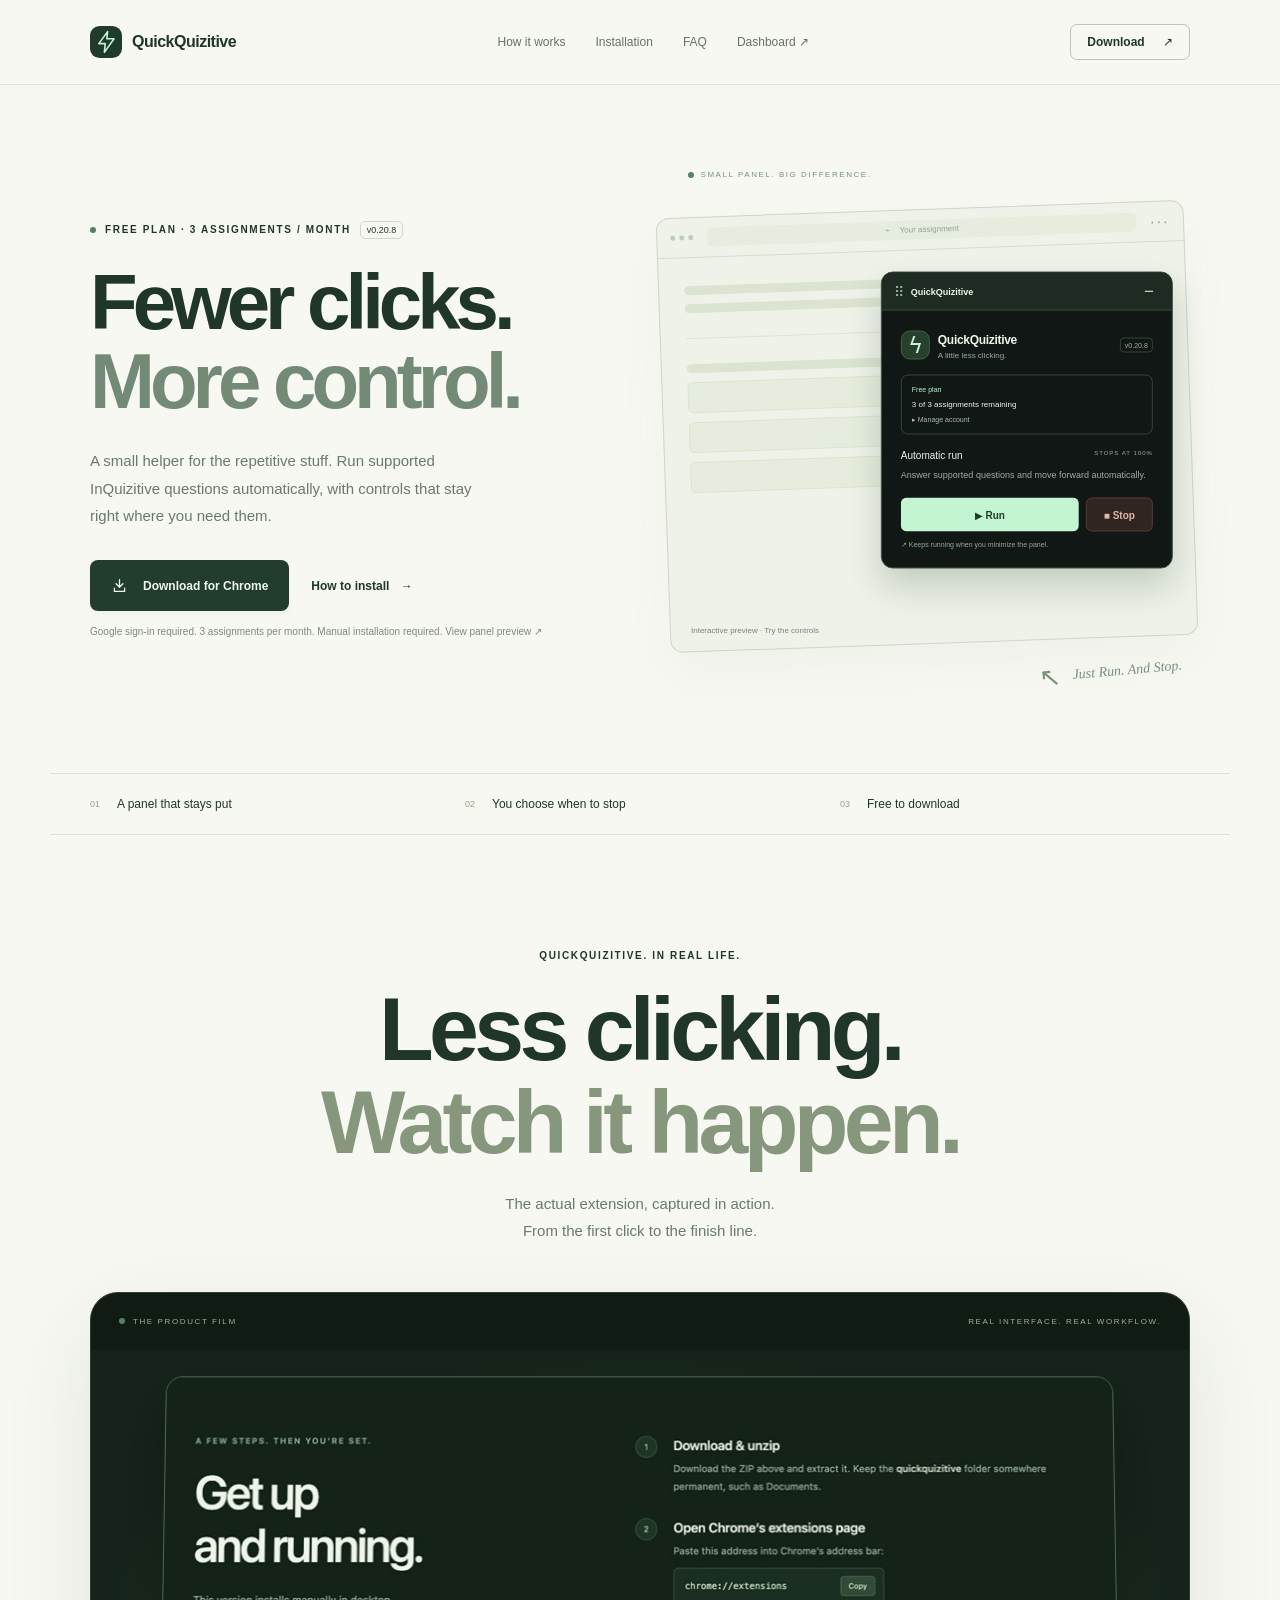
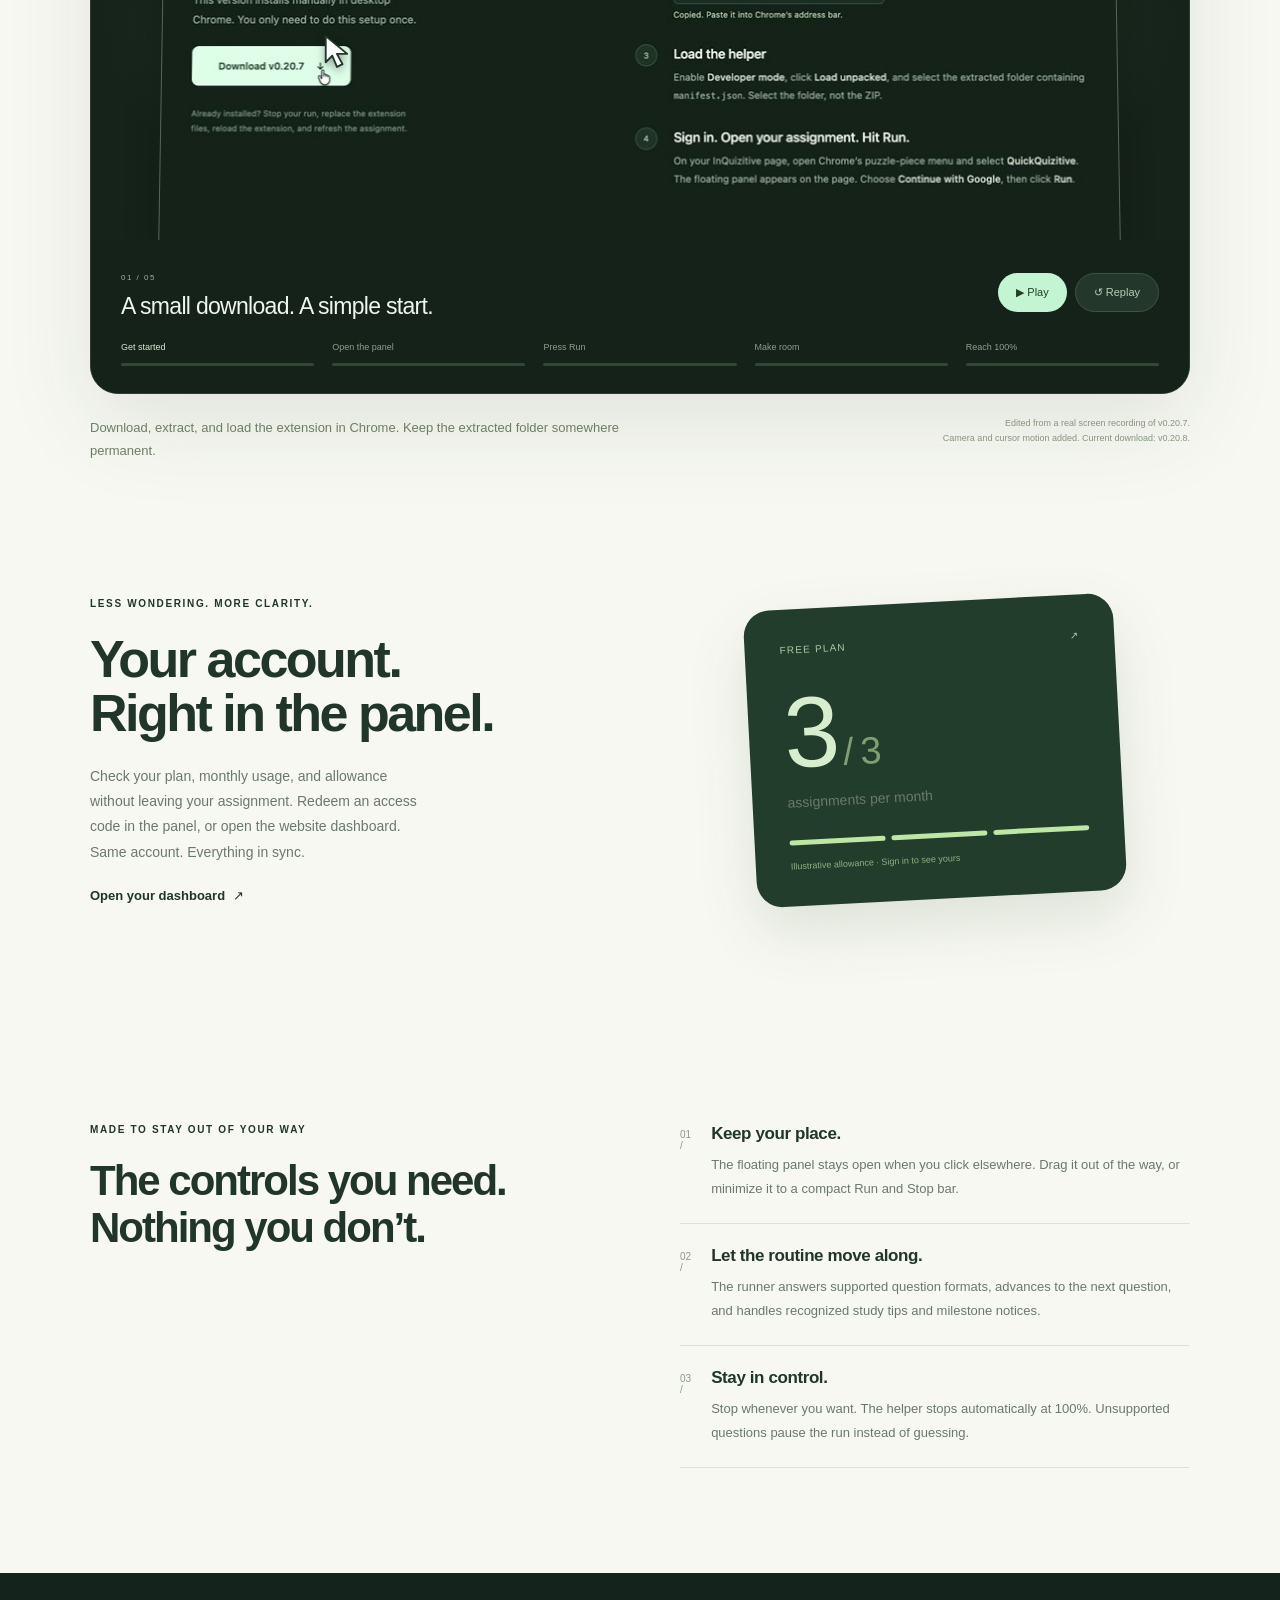
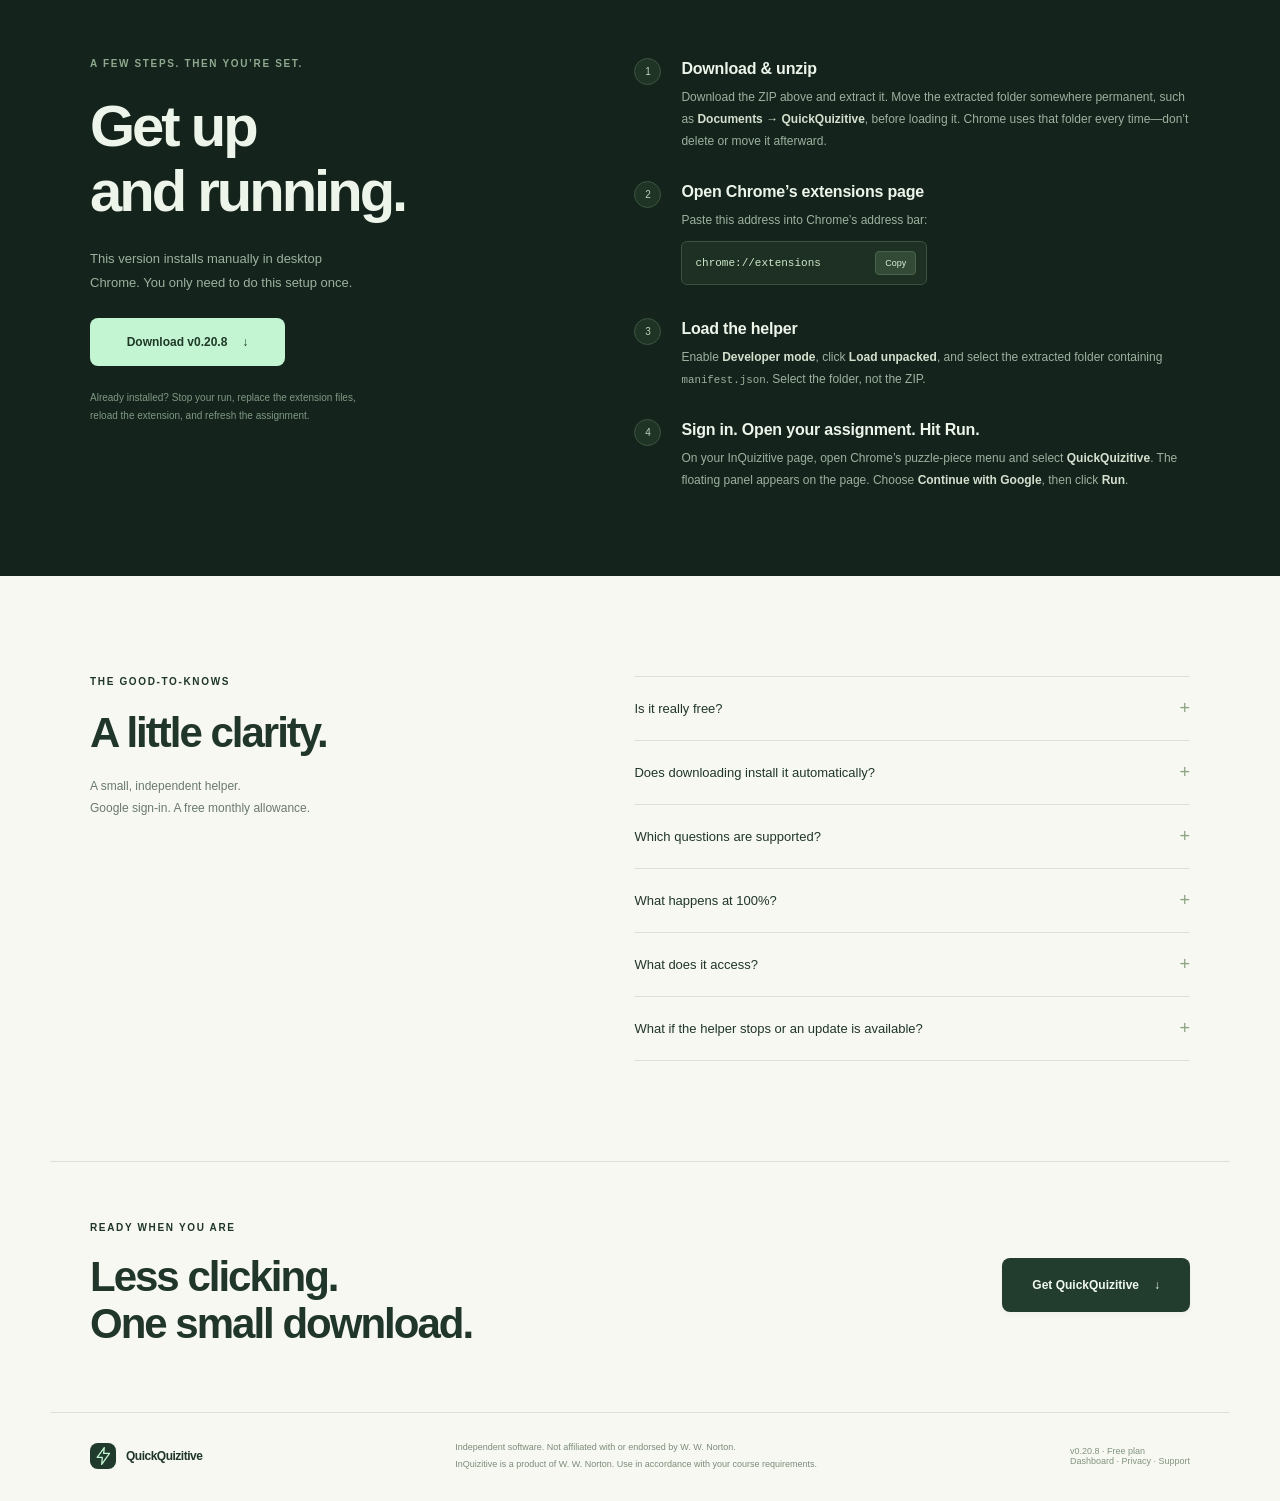
<file: index.html>
<!doctype html>
<html lang="en">
<head>
<meta charset="utf-8"><meta name="viewport" content="width=device-width,initial-scale=1">
<title>QuickQuizitive — Fewer clicks. More control.</title>
<meta name="description" content="A free Chrome extension with a movable Run and Stop panel for supported InQuizitive questions. Download QuickQuizitive and follow the installation guide.">
<link rel="icon" href="mark.svg" type="image/svg+xml"><link rel="stylesheet" href="style.css?v=20261101-film1"><script src="app.js?v=20261101-film1" defer></script>
</head>
<body>
<header class="nav-wrap"><nav class="nav" aria-label="Main navigation"><a class="brand" href="#"><img src="mark.svg" width="32" height="32" alt=""><span>QuickQuizitive</span></a><div class="nav-links"><a href="#in-motion">How it works</a><a href="#install">Installation</a><a href="#faq">FAQ</a><a href="dashboard.html" target="_blank" rel="noopener">Dashboard ↗</a></div><a class="nav-download" href="quickquizitive-v0.20.8.zip" download>Download <span aria-hidden="true">↗</span></a></nav></header>
<main>
<section class="hero shell">
<div class="hero-copy"><div class="eyebrow"><span class="dot"></span> FREE PLAN · 3 ASSIGNMENTS / MONTH <span class="pill">v0.20.8</span></div><h1>Fewer clicks.<br><span>More control.</span></h1><p class="lead">A small helper for the repetitive stuff. Run supported InQuizitive questions automatically, with controls that stay right where you need them.</p><div class="hero-actions"><a class="button dark" href="quickquizitive-v0.20.8.zip" download><svg viewBox="0 0 20 20" aria-hidden="true"><path d="M10 3v9m-4-4 4 4 4-4M4 13v4h12v-4"/></svg>Download for Chrome</a><a class="text-link" href="#install">How to install <span aria-hidden="true">→</span></a></div><p class="micro">Google sign-in required. 3 assignments per month. Manual installation required. <a href="helper-panel.png" target="_blank" rel="noopener">View panel preview ↗</a></p></div>
<div class="hero-art"><div class="orbit-label"><span class="dot"></span> SMALL PANEL. BIG DIFFERENCE.</div><div class="browser-demo"><div class="browser-bar"><div class="traffic"><i></i><i></i><i></i></div><div class="address"><span aria-hidden="true">⌁</span> Your assignment</div><span class="browser-menu" aria-hidden="true">···</span></div><div class="demo-page" aria-hidden="true"><span class="skeleton wide"></span><span class="skeleton short"></span><div class="demo-rule"></div><span class="skeleton mid"></span><div class="answer-line"></div><div class="answer-line"></div><div class="answer-line short-answer"></div></div><section class="helper-demo" aria-label="Interactive interface preview"><div class="helper-bar"><span class="grip" aria-hidden="true">⠿</span><span>QuickQuizitive</span><button id="demo-minimize" aria-label="Minimize preview" aria-expanded="true">−</button></div><div class="demo-content"><div class="helper-brand"><span class="lightning" aria-hidden="true">ϟ</span><div><strong>QuickQuizitive</strong><small>A little less clicking.</small></div><span class="demo-version">v0.20.8</span></div><div class="demo-detail"><div class="hero-account"><span>Free plan</span><strong>3 of 3 assignments remaining</strong><small>▸ Manage account</small></div><div class="helper-label">Automatic run <span>STOPS AT 100%</span></div><p>Answer supported questions and move forward automatically.</p></div><div class="demo-buttons"><button id="demo-run">▶ Run</button><button id="demo-stop">■ Stop</button></div><p class="demo-detail helper-note">↗ Keeps running when you minimize the panel.</p></div></section><div class="demo-caption" id="demo-message" role="status" aria-live="polite">Interactive preview · Try the controls</div></div><div class="annotation"><span aria-hidden="true">↖</span> Just Run. And Stop.</div></div>
</section>
<section class="benefit-strip shell" aria-label="At a glance"><div><span>01</span> A panel that stays put</div><div><span>02</span> You choose when to stop</div><div><span>03</span> Free to download</div></section>
<section class="film-section shell" id="in-motion"><div class="flow-intro"><p class="eyebrow">QUICKQUIZITIVE. IN REAL LIFE.</p><h2>Less clicking.<br><span>Watch it happen.</span></h2><p>The actual extension, captured in action.<br>From the first click to the finish line.</p></div>
<div class="product-film" data-shot="0" data-playing="false" role="group" aria-label="QuickQuizitive product demonstration">
<div class="film-top"><span><i class="dot"></i> THE PRODUCT FILM</span><span>REAL INTERFACE. REAL WORKFLOW.</span></div>
<div class="film-screen" aria-hidden="true">
<div class="film-shot shot-setup"><div class="film-image-frame"><img src="demo-setup.png" alt="" width="960" height="480"></div></div>
<div class="film-shot shot-open"><div class="film-aura"></div><img class="real-panel" src="demo-panel.png" alt="" width="311" height="426"><span class="film-callout callout-account">Your account.<br>Right where you work.</span></div>
<div class="film-shot shot-run"><div class="real-question"><img src="demo-progress.png" alt="" width="980" height="366"></div><img class="run-panel" src="demo-panel.png" alt="" width="311" height="426"><span class="film-callout callout-run">One click.<br>Keep moving.</span></div>
<div class="film-shot shot-compact"><div class="real-question"><img src="demo-progress.png" alt="" width="980" height="366"></div><div class="compact-display"><img src="demo-compact.png" alt="" width="199" height="90"></div><span class="film-callout callout-compact">Your screen.<br>Your space.</span></div>
<div class="film-shot shot-done"><span class="film-hundred">100<span>%</span></span><div class="completion-capture"><img src="demo-complete.png" alt="" width="965" height="132"></div><span class="film-callout callout-done">A clear finish.</span></div>
<div class="film-cursor"><svg viewBox="0 0 30 38"><path d="M4 2v28l7-7 5 12 6-3-6-11h11Z" fill="#fff" stroke="#20362b" stroke-width="2" stroke-linejoin="round"/></svg><i></i></div>
</div>
<div class="film-bottom"><div><span id="film-number">01 / 05</span><h3 id="film-title">A small download. A simple start.</h3></div><div class="film-actions"><button id="film-play" aria-label="Play product demo">▶ Play</button><button id="film-replay" aria-label="Replay product demo">↺ Replay</button></div></div>
<div class="film-timeline" aria-label="Demo chapters"><button data-film-step="0" aria-pressed="true"><span>Get started</span><i><b></b></i></button><button data-film-step="1" aria-pressed="false"><span>Open the panel</span><i><b></b></i></button><button data-film-step="2" aria-pressed="false"><span>Press Run</span><i><b></b></i></button><button data-film-step="3" aria-pressed="false"><span>Make room</span><i><b></b></i></button><button data-film-step="4" aria-pressed="false"><span>Reach 100%</span><i><b></b></i></button></div></div>
<div class="film-note"><p id="film-description">Download, extract, and load the extension in Chrome. Keep the extracted folder somewhere permanent.</p><span>Edited from a real screen recording of v0.20.7.<br>Camera and cursor motion added. Current download: v0.20.8.</span></div></section>
<section class="account-invitation shell"><div><p class="eyebrow">LESS WONDERING. MORE CLARITY.</p><h2>Your account.<br>Right in the panel.</h2><p>Check your plan, monthly usage, and allowance without leaving your assignment. Redeem an access code in the panel, or open the website dashboard. Same account. Everything in sync.</p><a class="text-link" href="dashboard.html" target="_blank" rel="noopener">Open your dashboard <span aria-hidden="true">↗</span></a></div><div class="account-preview" aria-label="Illustrative free-plan allowance"><div><span>FREE PLAN</span><span>↗</span></div><strong>3<span> / 3</span></strong><p>assignments per month</p><div class="preview-allowance-bars"><i></i><i></i><i></i></div><small>Illustrative allowance · Sign in to see yours</small></div></section>
<section class="story shell" id="how-it-works"><div class="section-intro"><p class="eyebrow">MADE TO STAY OUT OF YOUR WAY</p><h2>The controls you need.<br>Nothing you don’t.</h2></div><div class="feature-list"><article><div class="feature-num">01 /</div><div><h3>Keep your place.</h3><p>The floating panel stays open when you click elsewhere. Drag it out of the way, or minimize it to a compact Run and Stop bar.</p></div></article><article><div class="feature-num">02 /</div><div><h3>Let the routine move along.</h3><p>The runner answers supported question formats, advances to the next question, and handles recognized study tips and milestone notices.</p></div></article><article><div class="feature-num">03 /</div><div><h3>Stay in control.</h3><p>Stop whenever you want. The helper stops automatically at 100%. Unsupported questions pause the run instead of guessing.</p></div></article></div></section>
<section class="install-band" id="install"><div class="shell install-layout"><div class="install-intro"><p class="eyebrow">A FEW STEPS. THEN YOU’RE SET.</p><h2>Get up<br>and running.</h2><p>This version installs manually in desktop Chrome. You only need to do this setup once.</p><a class="button mint" href="quickquizitive-v0.20.8.zip" download>Download v0.20.8 <span aria-hidden="true">↓</span></a><div class="install-note">Already installed? Stop your run, replace the extension files, reload the extension, and refresh the assignment.</div></div><ol class="steps"><li><span class="step-number">1</span><div><h3>Download & unzip</h3><p>Download the ZIP above and extract it. Move the extracted folder somewhere permanent, such as <strong>Documents → QuickQuizitive</strong>, before loading it. Chrome uses that folder every time—don’t delete or move it afterward.</p></div></li><li><span class="step-number">2</span><div><h3>Open Chrome’s extensions page</h3><p>Paste this address into Chrome’s address bar:</p><div class="copy-field"><code>chrome://extensions</code><button id="copy-address" aria-label="Copy Chrome extensions address">Copy</button></div><span id="copy-result" class="copy-result" role="status" aria-live="polite"></span></div></li><li><span class="step-number">3</span><div><h3>Load the helper</h3><p>Enable <strong>Developer mode</strong>, click <strong>Load unpacked</strong>, and select the extracted folder containing <code>manifest.json</code>. Select the folder, not the ZIP.</p></div></li><li><span class="step-number">4</span><div><h3>Sign in. Open your assignment. Hit Run.</h3><p>On your InQuizitive page, open Chrome’s puzzle-piece menu and select <strong>QuickQuizitive</strong>. The floating panel appears on the page. Choose <strong>Continue with Google</strong>, then click <strong>Run</strong>.</p></div></li></ol></div></section>
<section class="faq shell" id="faq"><div><p class="eyebrow">THE GOOD-TO-KNOWS</p><h2>A little clarity.</h2><p class="faq-aside">A small, independent helper.<br>Google sign-in. A free monthly allowance.</p></div><div class="faq-items"><details><summary>Is it really free?<span>+</span></summary><p>The free plan includes 3 distinct assignments per UTC calendar month. Sign in with Google to use it. Restarting the same authorized assignment within that month does not consume another use. No AI API key is required.</p></details><details><summary>Does downloading install it automatically?<span>+</span></summary><p>No. This is a manual installation, not a Chrome Web Store listing. Follow the four steps above. Downloading the ZIP alone does not install or run it.</p></details><details><summary>Which questions are supported?<span>+</span></summary><p>The helper supports observed multiple-choice, True/False, dropdown, correct/incorrect card, matching, image-hotspot, passage-selection, ordering, and diagram drag/drop formats. It has been tested on parts of two InQuizitive assignments; compatibility with every course or activity is not guaranteed. Unsupported formats stop the run.</p></details><details><summary>What happens at 100%?<span>+</span></summary><p>The runner stops automatically when the assignment displays 100%. Starting an already-completed assignment does not consume an allowance.</p></details><details><summary>What does it access?<span>+</span></summary><p>The extension reads question data and uses controls on the active InQuizitive page. It does not send course content to an external AI service, directly modify scores, or alter recorded timing. Google and Supabase handle sign-in and assignment allowances. Only account/session information and assignment identifiers are needed by the backend; Norton passwords and question content are not sent to it. See our <a href="privacy.html">privacy policy</a>.</p></details><details><summary>What if the helper stops or an update is available?<span>+</span></summary><p>Unsupported questions, unfamiliar dialogs, lost points, or a progress timeout stop the runner. You can continue manually. The panel checks for new releases and links to the download page. ZIP updates remain manual: download the new package, replace the extension files, reload QuickQuizitive at <code>chrome://extensions</code>, and refresh the assignment.</p></details></div></section>
<section class="closing shell"><div><p class="eyebrow">READY WHEN YOU ARE</p><h2>Less clicking.<br>One small download.</h2></div><a class="button dark" href="quickquizitive-v0.20.8.zip" download>Get QuickQuizitive <span aria-hidden="true">↓</span></a></section>
</main>
<footer class="footer shell"><a class="brand" href="#"><img src="mark.svg" width="26" height="26" alt=""><span>QuickQuizitive</span></a><p>Independent software. Not affiliated with or endorsed by W. W. Norton.<br>InQuizitive is a product of W. W. Norton. Use in accordance with your course requirements.</p><span>v0.20.8 · Free plan<br><a href="dashboard.html" target="_blank" rel="noopener">Dashboard</a> · <a href="privacy.html">Privacy</a> · <a href="support.html">Support</a></span></footer>
</body></html>
</file>
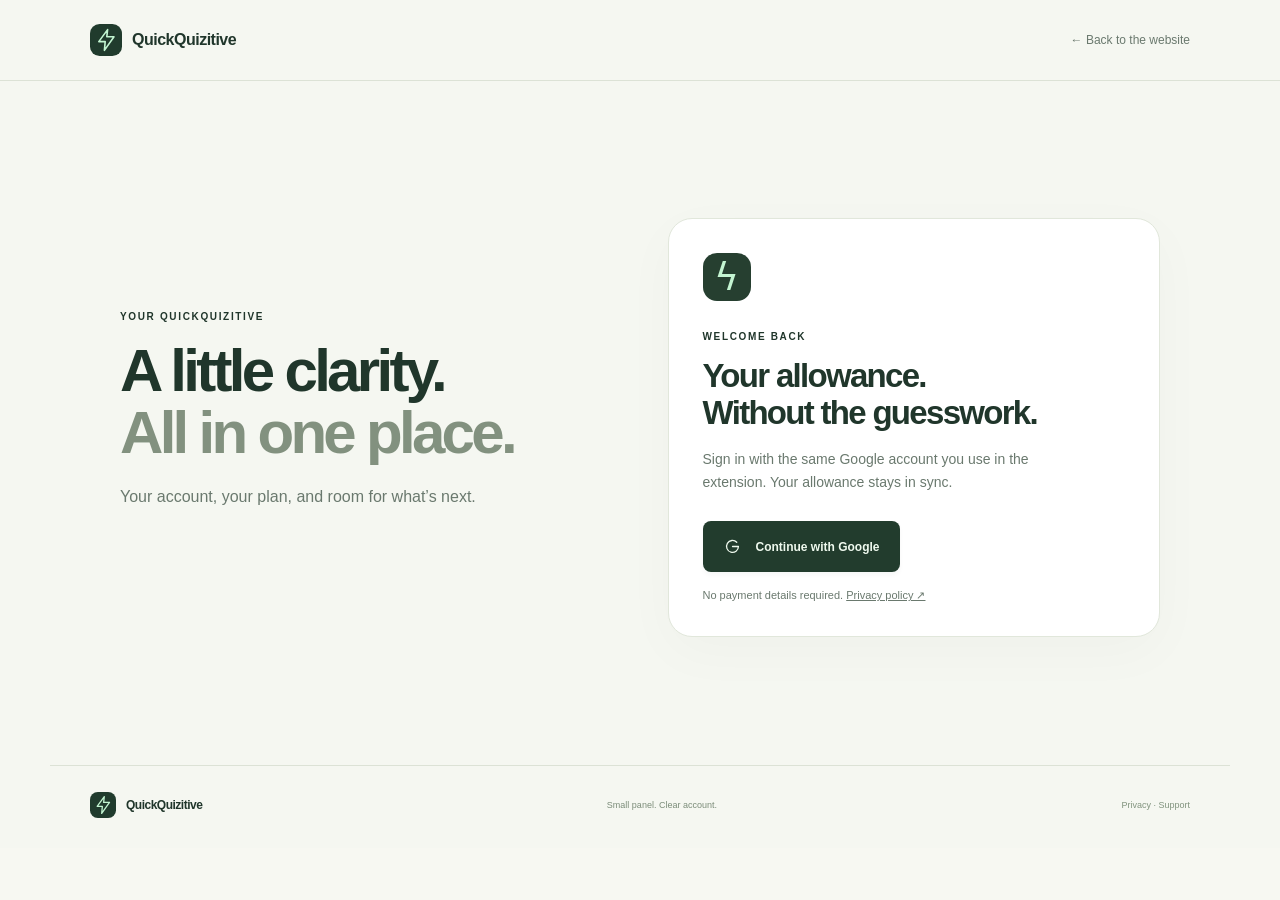
<file: dashboard.html>
<!doctype html>
<html lang="en"><head><meta charset="utf-8"><meta name="viewport" content="width=device-width,initial-scale=1"><meta name="referrer" content="no-referrer"><title>Your dashboard — QuickQuizitive</title><meta name="description" content="Your QuickQuizitive account, plan and monthly assignment allowance."><link rel="icon" href="mark.svg" type="image/svg+xml"><link rel="stylesheet" href="style.css?v=20261027-codes1"><link rel="stylesheet" href="dashboard.css?v=20261027-codes1"><script src="dashboard.js?v=20261027-codes1" type="module"></script></head>
<body class="dashboard-page"><header class="nav-wrap"><nav class="nav" aria-label="Main navigation"><a class="brand" href="index.html"><img src="mark.svg" width="32" height="32" alt=""><span>QuickQuizitive</span></a><a class="back-link" href="index.html">← Back to the website</a></nav></header>
<main class="shell dashboard-shell"><div class="dashboard-heading"><p class="eyebrow">YOUR QUICKQUIZITIVE</p><h1>A little clarity.<br><span>All in one place.</span></h1><p>Your account, your plan, and room for what’s next.</p></div>
<p id="account-message" class="account-message" role="status" aria-live="polite">Checking your account…</p>
<section class="signin-card" id="signin-card" hidden><div class="account-mark" aria-hidden="true">ϟ</div><p class="eyebrow">WELCOME BACK</p><h2>Your allowance.<br>Without the guesswork.</h2><p>Sign in with the same Google account you use in the extension. Your allowance stays in sync.</p><button class="button dark" id="google-signin"><svg viewBox="0 0 20 20" aria-hidden="true"><path d="M17 10h-7m7 0a7 7 0 1 1-2-5"/></svg>Continue with Google</button><small>No payment details required. <a href="privacy.html">Privacy policy ↗</a></small></section>
<section id="account-dashboard" hidden aria-label="Account dashboard"><div class="account-toolbar"><div class="identity"><span class="avatar" id="user-initial" aria-hidden="true"></span><div><h2 id="user-name">Your account</h2><p id="user-email"></p></div></div><div class="account-actions"><button id="refresh-account" class="quiet-button">↻ Refresh</button><button id="signout" class="quiet-button">Sign out</button></div></div>
<div class="account-grid"><article class="allowance-card"><div class="card-top"><p class="eyebrow">READY WHEN YOU ARE</p><span id="plan-badge" class="plan-badge">Free plan</span></div><div class="allowance-number" id="remaining">—</div><h2 id="remaining-label">assignments remaining</h2><p id="allowance-detail"></p><div class="usage-track" aria-hidden="true"><span id="usage-fill"></span></div><p id="usage-text" class="card-caption"></p></article><div class="account-side"><article class="detail-card"><p class="eyebrow">THIS MONTH</p><div class="detail-number" id="used">—</div><h3>assignments authorized</h3><p>Returning to an authorized assignment this month is included.</p></article><article class="detail-card"><p class="eyebrow">NEXT RESET</p><div class="reset-date" id="reset-date">—</div><p id="reset-detail">Your allowance resets on the first of each month, in UTC.</p></article></div></div>
<section class="redeem-card" aria-labelledby="redeem-heading"><div><p class="eyebrow">A LITTLE EXTRA ACCESS</p><h2 id="redeem-heading">Have an access code?</h2><p>Redeem a code from QuickQuizitive to unlock unlimited assignments on this account.</p><p class="unlimited-existing" id="unlimited-existing" hidden>✓ Unlimited access is already active on your account.</p></div><div class="redeem-fields"><form id="redeem-form" method="post"><label for="access-code">Your access code</label><div class="redeem-input-row"><input id="access-code" type="text" maxlength="128" placeholder="QQ-XXXXXXXX-…" autocomplete="off" autocapitalize="characters" spellcheck="false" required><button id="redeem-submit" class="button dark" type="submit" disabled>Redeem code</button></div></form><p id="redeem-message" class="code-message" role="status" aria-live="polite"></p><small>Single-use · Applies to your signed-in account · Runs still stop at 100%</small></div></section>
<section id="owner-codes" class="owner-codes" hidden aria-labelledby="owner-codes-heading"><div class="owner-code-header"><div><p class="eyebrow">OWNER CONTROLS</p><h2 id="owner-codes-heading">Give someone unlimited access.</h2><p>Each code can be redeemed by one account. It grants unlimited assignments, without admin privileges.</p></div><button id="generate-code" class="button dark">＋ Generate code</button></div><div id="generated-code-panel" class="generated-code-panel" hidden><label id="generated-code-label" for="generated-code">Your new code</label><div class="redeem-input-row"><input id="generated-code" readonly autocomplete="off" spellcheck="false" aria-describedby="generated-code-warning"><button id="copy-code" class="quiet-button">Copy code</button></div><p id="generated-code-warning">Shown only here. Copy it before creating another code or leaving this page.</p></div><p id="owner-code-message" class="code-message" role="status" aria-live="polite"></p><div class="code-list-heading"><h3>Recent codes</h3><button id="refresh-codes" class="quiet-button">↻ Refresh codes</button></div><ul id="code-list" class="code-list"></ul><p class="owner-code-note">Revoking an unused code prevents redemption. To remove access already redeemed, update that account’s unlimited access in Supabase.</p></section>
<div class="dashboard-bottom"><article><span aria-hidden="true">↔</span><div><h3>One account. Same allowance.</h3><p>Your website dashboard and extension read the same account. Signing out here only signs out this website session.</p></div></article><a class="button dark" href="index.html#install">Get the latest extension <span aria-hidden="true">↗</span></a></div><p class="live-note" id="updated-at"></p></section>
</main><footer class="footer shell dashboard-footer"><a class="brand" href="index.html"><img src="mark.svg" width="26" height="26" alt=""><span>QuickQuizitive</span></a><p>Small panel. Clear account.</p><span><a href="privacy.html">Privacy</a> · <a href="support.html">Support</a></span></footer></body></html>
</file>
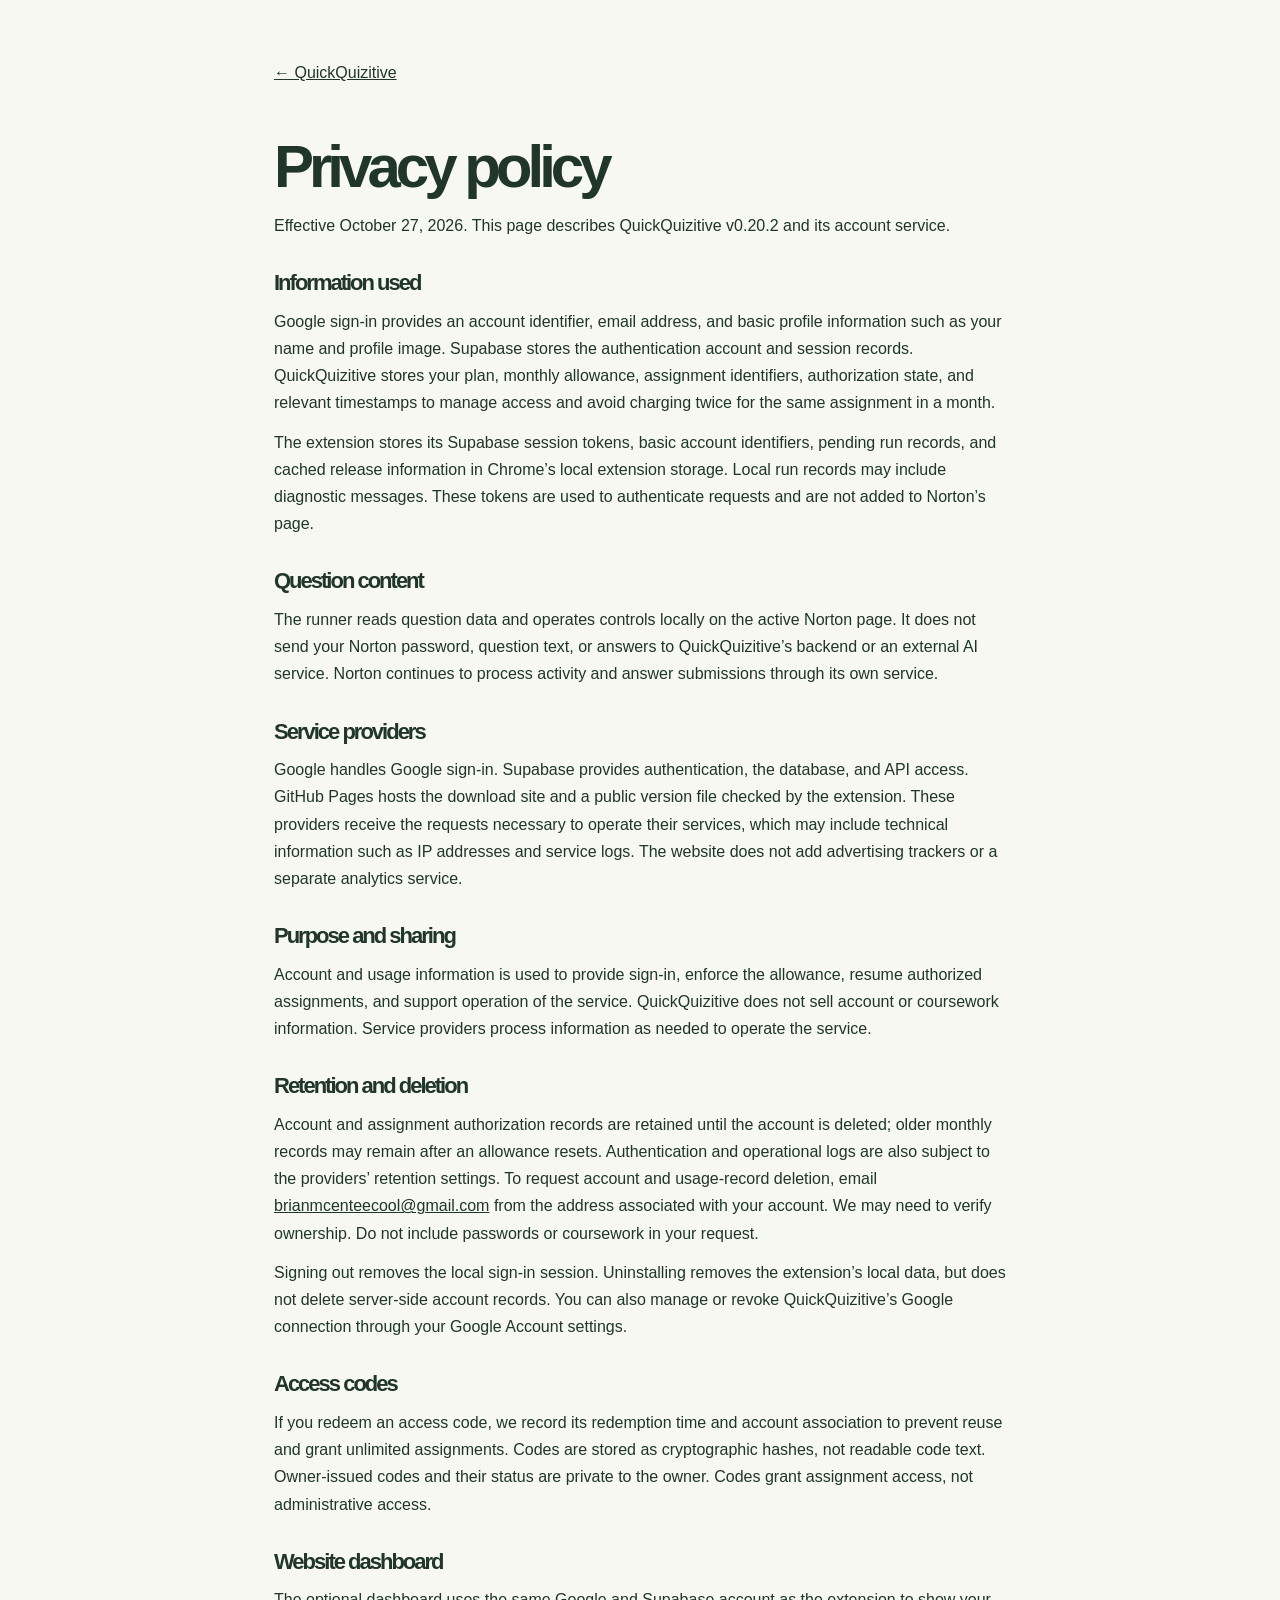
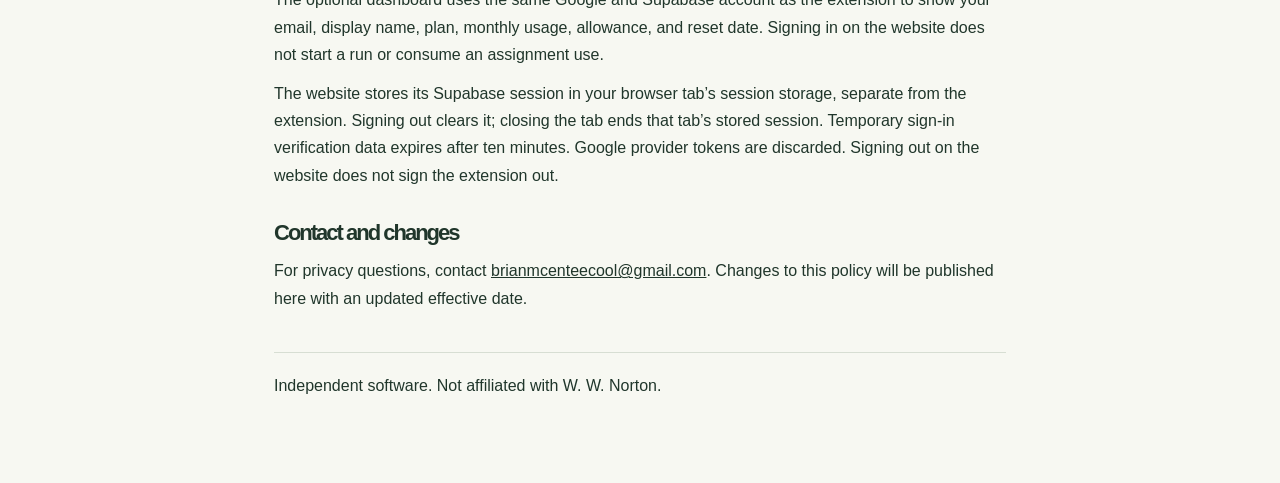
<file: privacy.html>
<!doctype html><html lang="en"><head><meta charset="utf-8"><meta name="viewport" content="width=device-width,initial-scale=1"><title>Privacy policy · QuickQuizitive</title><link rel="stylesheet" href="style.css"><style>.policy{max-width:780px;margin:64px auto;padding:0 24px}.policy h1{font-size:clamp(36px,7vw,60px);line-height:1.1}.policy h2{font-size:22px;margin:32px 0 12px}.policy p,.policy li{font-size:16px;line-height:1.7;margin:12px 0}.policy a{text-decoration:underline}.policy .back{display:inline-block;margin-bottom:28px}.policy footer{border-top:1px solid #d7ded3;margin-top:40px;padding:24px 0}</style></head><body><main class="policy"><a class="back" href="index.html">← QuickQuizitive</a><h1>Privacy policy</h1><p>Effective October 27, 2026. This page describes QuickQuizitive v0.20.2 and its account service.</p>
<h2>Information used</h2><p>Google sign-in provides an account identifier, email address, and basic profile information such as your name and profile image. Supabase stores the authentication account and session records. QuickQuizitive stores your plan, monthly allowance, assignment identifiers, authorization state, and relevant timestamps to manage access and avoid charging twice for the same assignment in a month.</p>
<p>The extension stores its Supabase session tokens, basic account identifiers, pending run records, and cached release information in Chrome’s local extension storage. Local run records may include diagnostic messages. These tokens are used to authenticate requests and are not added to Norton’s page.</p>
<h2>Question content</h2><p>The runner reads question data and operates controls locally on the active Norton page. It does not send your Norton password, question text, or answers to QuickQuizitive’s backend or an external AI service. Norton continues to process activity and answer submissions through its own service.</p>
<h2>Service providers</h2><p>Google handles Google sign-in. Supabase provides authentication, the database, and API access. GitHub Pages hosts the download site and a public version file checked by the extension. These providers receive the requests necessary to operate their services, which may include technical information such as IP addresses and service logs. The website does not add advertising trackers or a separate analytics service.</p>
<h2>Purpose and sharing</h2><p>Account and usage information is used to provide sign-in, enforce the allowance, resume authorized assignments, and support operation of the service. QuickQuizitive does not sell account or coursework information. Service providers process information as needed to operate the service.</p>
<h2>Retention and deletion</h2><p>Account and assignment authorization records are retained until the account is deleted; older monthly records may remain after an allowance resets. Authentication and operational logs are also subject to the providers’ retention settings. To request account and usage-record deletion, email <a href="mailto:brianmcenteecool@gmail.com">brianmcenteecool@gmail.com</a> from the address associated with your account. We may need to verify ownership. Do not include passwords or coursework in your request.</p>
<p>Signing out removes the local sign-in session. Uninstalling removes the extension’s local data, but does not delete server-side account records. You can also manage or revoke QuickQuizitive’s Google connection through your Google Account settings.</p>
<h2>Access codes</h2><p>If you redeem an access code, we record its redemption time and account association to prevent reuse and grant unlimited assignments. Codes are stored as cryptographic hashes, not readable code text. Owner-issued codes and their status are private to the owner. Codes grant assignment access, not administrative access.</p><h2>Website dashboard</h2><p>The optional dashboard uses the same Google and Supabase account as the extension to show your email, display name, plan, monthly usage, allowance, and reset date. Signing in on the website does not start a run or consume an assignment use.</p><p>The website stores its Supabase session in your browser tab’s session storage, separate from the extension. Signing out clears it; closing the tab ends that tab’s stored session. Temporary sign-in verification data expires after ten minutes. Google provider tokens are discarded. Signing out on the website does not sign the extension out.</p><h2>Contact and changes</h2><p>For privacy questions, contact <a href="mailto:brianmcenteecool@gmail.com">brianmcenteecool@gmail.com</a>. Changes to this policy will be published here with an updated effective date.</p><footer>Independent software. Not affiliated with W. W. Norton.</footer></main></body></html>
</file>
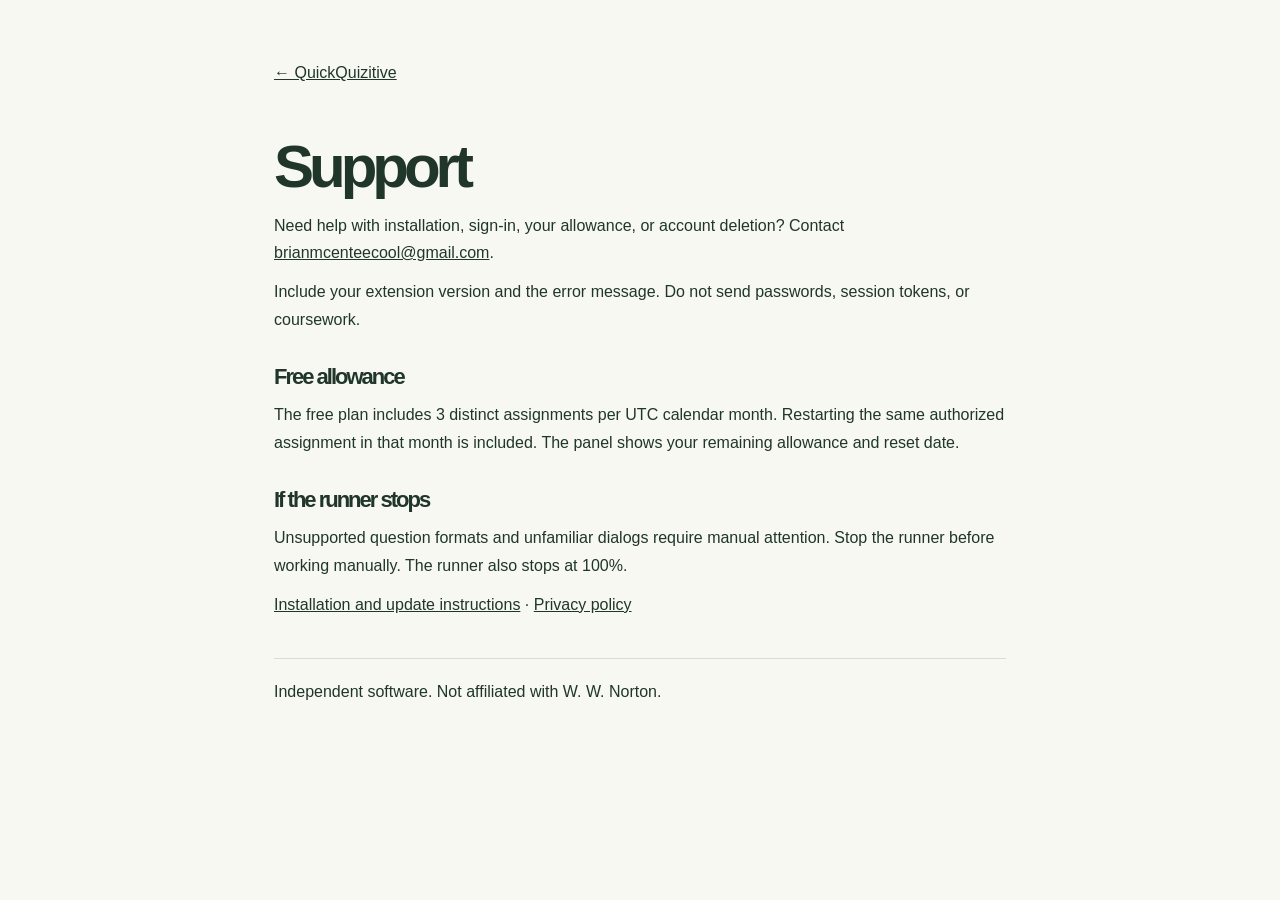
<file: support.html>
<!doctype html><html lang="en"><head><meta charset="utf-8"><meta name="viewport" content="width=device-width,initial-scale=1"><title>Support · QuickQuizitive</title><link rel="stylesheet" href="style.css"><style>.policy{max-width:780px;margin:64px auto;padding:0 24px}.policy h1{font-size:clamp(36px,7vw,60px);line-height:1.1}.policy h2{font-size:22px;margin:32px 0 12px}.policy p,.policy li{font-size:16px;line-height:1.7;margin:12px 0}.policy a{text-decoration:underline}.policy .back{display:inline-block;margin-bottom:28px}.policy footer{border-top:1px solid #d7ded3;margin-top:40px;padding:24px 0}</style></head><body><main class="policy"><a class="back" href="index.html">← QuickQuizitive</a><h1>Support</h1><p>Need help with installation, sign-in, your allowance, or account deletion? Contact <a href="mailto:brianmcenteecool@gmail.com">brianmcenteecool@gmail.com</a>.</p><p>Include your extension version and the error message. Do not send passwords, session tokens, or coursework.</p><h2>Free allowance</h2><p>The free plan includes 3 distinct assignments per UTC calendar month. Restarting the same authorized assignment in that month is included. The panel shows your remaining allowance and reset date.</p><h2>If the runner stops</h2><p>Unsupported question formats and unfamiliar dialogs require manual attention. Stop the runner before working manually. The runner also stops at 100%.</p><p><a href="index.html#install">Installation and update instructions</a> · <a href="privacy.html">Privacy policy</a></p><footer>Independent software. Not affiliated with W. W. Norton.</footer></main></body></html>
</file>
<file: style.css>
:root{--paper:#f7f8f2;--ink:#20362b;--muted:#6a796e;--mint:#c4f5d2;--line:#dce2d6;--night:#14231b;font-family:-apple-system,BlinkMacSystemFont,"Segoe UI",sans-serif;font-synthesis:none;color:var(--ink);background:var(--paper);scroll-behavior:smooth}*{box-sizing:border-box}body{margin:0}a{color:inherit;text-decoration:none}button{font:inherit}button,a,summary{-webkit-tap-highlight-color:transparent}button:focus-visible,a:focus-visible,summary:focus-visible{outline:3px solid #529a70;outline-offset:5px}button{cursor:pointer}h1,h2,h3,p{margin:0}img{max-width:100%}.shell{max-width:1180px;padding-left:40px;padding-right:40px;margin:auto}.nav-wrap{border-bottom:1px solid var(--line)}.nav{max-width:1180px;margin:auto;padding:24px 40px;display:flex;align-items:center;justify-content:space-between;gap:28px}.brand{display:flex;align-items:center;gap:10px;font-size:16px;font-weight:650;letter-spacing:-.5px}.nav-links{display:flex;gap:30px;font-size:12px;color:#657267}.nav-links a:hover{color:var(--ink)}.nav-download{font-size:12px;font-weight:600;border:1px solid #b7c8b7;border-radius:7px;padding:10px 16px}.nav-download span{padding-left:15px}.hero{display:grid;grid-template-columns:1fr 1fr;gap:45px;padding-top:85px;padding-bottom:85px;align-items:center;min-height:650px}.eyebrow{font-size:10px;font-weight:650;letter-spacing:1.65px;display:flex;gap:9px;align-items:center}.dot{width:6px;height:6px;background:#568164;border-radius:50%;display:inline-block;flex-shrink:0}.pill{letter-spacing:0;font-size:9px;border:1px solid #cbd9c8;padding:3px 6px;border-radius:5px;font-weight:500}h1{font-size:clamp(55px,6.1vw,78px);line-height:1.02;letter-spacing:-5px;font-weight:570;margin-top:24px}h1>span{color:#738a77}.lead{font-size:15px;color:var(--muted);line-height:1.85;max-width:390px;margin-top:25px}.hero-actions{display:flex;align-items:center;gap:22px;flex-wrap:wrap;margin-top:30px}.button{display:inline-flex;justify-content:center;align-items:center;gap:15px;padding:17px 21px;border-radius:8px;font-size:12px;font-weight:600;transition:transform .15s,background .15s;white-space:nowrap}.button:hover{transform:translateY(-2px)}.dark{background:#223c2d;color:#eff9ee;box-shadow:0 3px 5px #1c392a0a}.dark:hover{background:#34543f}.mint{background:var(--mint);color:#1f3a28}.mint:hover{background:#deffe7}.button svg{width:17px;height:17px;fill:none;stroke:currentColor;stroke-width:1.5;stroke-linecap:round;stroke-linejoin:round}.text-link{font-size:12px;font-weight:550}.text-link span{margin-left:8px}.micro{font-size:10px;color:#7d8b7f;margin-top:15px}.hero-art{position:relative;padding:39px 0 44px}.orbit-label{font-size:8px;letter-spacing:1.55px;display:flex;align-items:center;gap:7px;position:absolute;top:0;left:25px;color:#79917a}.browser-demo{height:365px;border:1px solid #cad7c7;border-radius:13px;background:#eef2e8;position:relative;box-shadow:0 22px 50px #45623d0c;transform:rotate(-2deg)}.browser-bar{height:40px;border-bottom:1px solid #d3dfcc;display:flex;align-items:center;padding:0 13px;gap:14px}.traffic{display:flex;gap:4px}.traffic i{width:5px;height:5px;border-radius:50%;background:#becdb7}.address{font-size:8px;color:#91a38c;background:#e6edde;padding:5px 30px;border-radius:4px;flex:1;text-align:center}.address span{margin-right:8px}.browser-menu{color:#96a58e;letter-spacing:2px}.demo-page{padding:28px 25px}.skeleton{display:block;height:9px;border-radius:5px;background:#dae4d1;margin-bottom:9px}.wide{width:75%}.short{width:45%}.mid{width:65%}.demo-rule{height:1px;background:#dce5d3;margin:25px 0}.answer-line{height:31px;width:90%;border:1px solid #dae4d1;background:#e6edde;border-radius:5px;margin-top:9px}.short-answer{width:68%}.helper-demo{position:absolute;top:83px;right:17px;width:292px;background:#101714;border:1px solid #3e5645;border-radius:12px;color:#eef6ec;box-shadow:0 18px 35px #1c352633;transform:rotate(2deg);overflow:hidden;transition:width .2s}.helper-bar{display:flex;align-items:center;gap:7px;padding:9px 12px;font-size:9px;background:#1e2b22;border-bottom:1px solid #34483a}.grip{color:#94ae98;font-size:14px}.helper-bar>span:nth-child(2){flex:1;font-weight:550}.helper-bar button{background:none;border:0;color:#c7d8c7;font-size:17px;line-height:1}.demo-content{padding:19px}.helper-brand{display:flex;align-items:center;gap:8px}.lightning{font-size:23px;font-style:italic;display:grid;place-items:center;width:29px;height:29px;border:1px solid #426048;background:#283f2e;color:var(--mint);border-radius:9px}.helper-brand strong{font-size:12px;letter-spacing:-.3px}.helper-brand small{display:block;font-size:8px;color:#9aaf9c;margin-top:3px}.demo-version{font-size:7px;color:#9db19c;border:1px solid #314737;padding:3px 4px;border-radius:4px;margin-left:auto}.helper-label{font-size:10px;display:flex;justify-content:space-between;margin-top:24px}.helper-label>span{color:#9eaf9a;font-size:6px;letter-spacing:1px}.demo-detail p{font-size:9px;color:#9fac9f;line-height:1.7;margin:7px 0 15px}.demo-buttons{display:flex;gap:7px;margin-top:14px}.demo-buttons button{border-radius:6px;height:34px;font-size:10px;font-weight:600;border:1px solid transparent}.demo-buttons button:first-child{background:var(--mint);color:#203a27;flex:1}.demo-buttons button:last-child{background:#312522;border-color:#5c3b33;color:#dfb7ad;width:67px}.helper-note{font-size:7px;color:#93ac97;margin-top:9px}.demo-caption{position:absolute;bottom:14px;left:20px;font-size:8px;color:#73896d;transform:rotate(2deg)}.running .lightning{box-shadow:0 0 0 4px #b9f5ca16}.minimized{width:220px}.minimized .helper-brand,.minimized .demo-detail{display:none}.minimized .demo-content{padding:10px}.minimized .demo-buttons{margin-top:0}.annotation{position:absolute;bottom:0;right:8px;font-family:Georgia,serif;font-style:italic;color:#7b9078;font-size:14px;transform:rotate(-5deg)}.annotation span{display:inline-block;font-size:26px;margin-right:8px;vertical-align:middle}.benefit-strip{display:grid;grid-template-columns:repeat(3,1fr);border-top:1px solid var(--line);border-bottom:1px solid var(--line);padding-top:23px;padding-bottom:23px;gap:25px}.benefit-strip>div{font-size:12px;display:flex;gap:17px;align-items:center}.benefit-strip span{font-size:9px;color:#8da088;font-variant-numeric:tabular-nums}.story{padding-top:110px;padding-bottom:105px;display:grid;grid-template-columns:1fr 1fr;gap:80px}h2{font-size:42px;font-weight:550;line-height:1.12;letter-spacing:-2px}.section-intro h2{margin-top:22px}.feature-list article{display:flex;gap:20px;padding:22px 0;border-bottom:1px solid var(--line)}.feature-list article:first-child{padding-top:0}.feature-num{font-size:10px;color:#8a9c84;padding-top:5px}.feature-list h3{font-size:17px;font-weight:550;letter-spacing:-.4px}.feature-list p{font-size:13px;line-height:1.85;color:var(--muted);margin-top:9px}.install-band{background:var(--night);color:#edf4e9}.install-layout{display:grid;grid-template-columns:1fr 1.25fr;gap:100px;padding-top:85px;padding-bottom:85px}.install-intro .eyebrow{color:#8fa88f}.install-intro h2{font-size:58px;letter-spacing:-3px;margin-top:25px}.install-intro>p:not(.eyebrow){font-size:13px;line-height:1.85;color:#9db19f;margin:23px 0;max-width:285px}.install-intro .button{min-width:195px}.install-note{max-width:285px;color:#809984;font-size:10px;line-height:1.8;margin-top:23px}.steps{list-style:none;padding:0;margin:0;display:flex;flex-direction:column;gap:28px}.steps li{display:flex;gap:20px}.step-number{font-size:10px;border:1px solid #3c5641;background:#203426;border-radius:50%;width:27px;height:27px;display:grid;place-items:center;flex-shrink:0;color:#bdd1b9}.steps h3{font-size:16px;font-weight:550;letter-spacing:-.2px;padding-top:2px}.steps p{font-size:12px;color:#9db19f;line-height:1.85;margin-top:8px}.steps strong{color:#d4dfce;font-weight:550}code{font-family:ui-monospace,Menlo,monospace;font-size:.9em}.copy-field{display:flex;align-items:center;justify-content:space-between;gap:10px;padding:9px 10px 9px 13px;border:1px solid #3b5240;background:#1d3023;border-radius:6px;margin-top:10px}.copy-field code{font-size:11px;color:#cee9c9}.copy-field button{font-size:9px;background:#324a36;color:#daedd4;border:1px solid #49644c;border-radius:4px;padding:6px 9px}.copy-result{display:block;font-size:10px;color:#b6cfae;line-height:1.6;margin-top:5px}.faq{padding-top:100px;padding-bottom:100px;display:grid;grid-template-columns:1fr 1.25fr;gap:100px}.faq h2{margin-top:22px}.faq-aside{font-size:12px;color:var(--muted);line-height:1.8;margin-top:20px}.faq-items details{border-bottom:1px solid var(--line)}.faq-items details:first-child{border-top:1px solid var(--line)}.faq-items summary{padding:21px 0;cursor:pointer;list-style:none;font-size:13px;display:flex;justify-content:space-between;align-items:center;gap:20px}.faq-items summary::-webkit-details-marker{display:none}.faq-items summary span{font-size:18px;color:#8da285;transition:transform .2s}.faq-items details[open] summary span{transform:rotate(45deg)}.faq-items details>p{font-size:12px;line-height:1.9;color:var(--muted);padding-bottom:22px}.closing{border-top:1px solid var(--line);padding-top:60px;padding-bottom:65px;display:flex;align-items:center;justify-content:space-between;gap:35px}.closing h2{margin-top:20px}.closing .button{padding:20px 30px}.footer{border-top:1px solid var(--line);padding-top:26px;padding-bottom:30px;display:flex;justify-content:space-between;gap:25px;align-items:center}.footer .brand{font-size:12px;white-space:nowrap}.footer p{font-size:9px;line-height:1.8;color:#7b8c79}.footer>span{font-size:9px;color:#81937e;white-space:nowrap}@media(min-width:1400px){.hero{padding-top:105px;padding-bottom:105px}}@media(max-width:900px){.shell,.nav{padding-left:25px;padding-right:25px}.hero{gap:28px}.hero-actions{gap:15px}.lead{font-size:14px}h1{font-size:60px;letter-spacing:-3.5px}.hero-art{transform:scale(.95);transform-origin:center}.story,.faq,.install-layout{gap:45px}h2{font-size:36px}.helper-demo{right:10px;width:270px}.footer{flex-wrap:wrap}.footer p{order:3;width:100%}.nav-links{gap:18px}}@media(max-width:680px){.nav{padding-top:18px;padding-bottom:18px}.brand{font-size:14px}.nav-links{display:none}.nav-download{padding:9px 12px}.hero{grid-template-columns:1fr;padding-top:50px;padding-bottom:45px;gap:40px;min-height:0}.hero-copy{max-width:480px}h1{font-size:64px}.lead{max-width:410px}.hero-art{transform:none;max-width:460px;width:100%;margin:auto}.browser-demo{height:350px}.helper-demo{width:280px}.benefit-strip{grid-template-columns:1fr;gap:16px;padding-top:23px;padding-bottom:23px}.story,.faq,.install-layout{grid-template-columns:1fr;gap:40px}.story,.faq{padding-top:65px;padding-bottom:65px}.install-layout{padding-top:60px;padding-bottom:60px}.install-intro h2{font-size:48px}.install-intro>p:not(.eyebrow){max-width:420px}.install-note{max-width:420px}.steps{gap:28px}.faq-aside{display:none}.closing{flex-direction:column;align-items:flex-start;padding-top:50px;padding-bottom:50px}.footer{padding-top:24px;padding-bottom:24px}.footer>span{margin-left:auto}.eyebrow{font-size:9px;letter-spacing:1.2px}.hero-actions .button{padding:16px 18px}.micro{line-height:1.8}.section-intro h2{font-size:38px}}@media(max-width:370px){.shell,.nav{padding-left:20px;padding-right:20px}h1{font-size:56px}.helper-demo{width:260px;right:5px}.hero-actions{align-items:flex-start;flex-direction:column;gap:18px}.address{padding-left:5px;padding-right:5px}.brand{gap:7px;font-size:12px}}@media(prefers-reduced-motion:reduce){:root{scroll-behavior:auto}*{transition:none!important}}

/* Guided product story */
.flow-section{padding-top:110px;padding-bottom:70px}.flow-intro{text-align:center}.flow-intro .eyebrow{justify-content:center}.flow-intro h2{font-size:clamp(44px,6vw,72px);line-height:1.04;letter-spacing:-3.5px;margin:22px 0}.flow-intro h2 span{color:#86977e}.flow-intro>p:last-child{font-size:15px;color:var(--muted);line-height:1.75}.flow-theater{margin-top:45px;border:1px solid #dce4d6;border-radius:25px;overflow:hidden;background:linear-gradient(145deg,#e5edde,#f2f5ec);box-shadow:0 25px 65px #29402108}.flow-theater-top{display:flex;justify-content:space-between;align-items:center;padding:22px 28px;font-size:9px;letter-spacing:1.5px;color:#788c73}.flow-theater-top>span{display:flex;align-items:center;gap:9px}.flow-theater-top button{font-size:11px;color:#546b4e;border:1px solid #cbd7c3;background:#ffffff65;border-radius:30px;padding:8px 13px;letter-spacing:0}.flow-scene{position:relative;height:440px;max-width:790px;margin:auto}.flow-window{position:absolute;left:30px;top:30px;width:76%;height:330px;border:1px solid #d1dcc9;border-radius:16px;background:#ffffffbd;box-shadow:0 18px 60px #3f503d12;transform:perspective(1400px) rotateY(5deg) rotateX(3deg);overflow:hidden}.flow-window-bar{display:flex;gap:5px;padding:13px 16px;border-bottom:1px solid #e0e7da;background:#f7f9f1}.flow-window-bar>i{height:6px;width:6px;border-radius:50%;background:#cdd8c7}.flow-window-bar>span{font-size:9px;color:#89977f;flex:1;text-align:center;margin-right:25px}.flow-question{padding:28px 27px;width:70%}.flow-page-label{font-size:8px;letter-spacing:1.3px;color:#9aaa8e}.flow-lines{margin:17px 0 23px;display:grid;gap:7px}.flow-lines i{height:7px;border-radius:6px;background:#cddac6}.flow-lines i:last-child{width:65%}.flow-answer{display:flex;align-items:center;gap:12px;border:1px solid #e0e7da;border-radius:7px;padding:12px;margin-top:8px;background:#fbfcf8;transition:background .7s,border-color .7s,transform .7s}.flow-answer>span{font-size:9px;color:#98a68e}.flow-answer>i{height:5px;width:60%;background:#dce5d5;border-radius:5px}.flow-answer>b{font-size:12px;color:#448258;opacity:0;margin-left:auto;transition:opacity .6s}.flow-grade{position:absolute;right:26px;top:88px;width:90px;color:#88967e;font-size:9px}.flow-grade strong{display:block;font-size:39px;font-weight:550;letter-spacing:-2px;color:#4f6b47;margin-top:12px;transition:color .7s}.flow-grade>div{height:4px;background:#e0e7d9;border-radius:10px;margin-top:10px;overflow:hidden}.flow-grade>div>i{display:block;height:100%;width:0;background:#7fa871;transition:width 1s cubic-bezier(.22,1,.36,1)}.flow-runner{position:absolute;right:22px;top:137px;width:260px;border:1px solid #425940;background:#17261c;border-radius:16px;box-shadow:0 20px 65px #20331c35;color:#e7f0e3;overflow:hidden;transition:width .8s cubic-bezier(.22,1,.36,1),transform .9s cubic-bezier(.22,1,.36,1)}.flow-runner-bar{padding:13px 14px;background:#213226;font-size:12px;display:flex;gap:8px;align-items:center}.flow-runner-bar strong{font-size:10px;font-weight:500}.flow-runner-bar>span{margin-left:auto;font-size:18px;color:#9fb696}.flow-account-mini{margin:15px 15px 0;border:1px solid #3a4d37;border-radius:9px;padding:11px;display:grid;gap:7px;max-height:80px;opacity:1;transition:margin .7s,padding .7s,max-height .7s,opacity .4s}.flow-account-mini>span{font-size:8px;color:#bce4b1}.flow-account-mini>b{font-weight:400;font-size:10px;color:#bdcbb7;white-space:nowrap}.flow-runner-body{padding:18px 15px}.flow-run-label{display:block;font-size:10px;color:#aebfa5;max-height:20px;opacity:1;overflow:hidden;transition:max-height .7s,opacity .3s}.flow-run-buttons{display:flex;gap:7px;margin-top:12px;transition:margin .7s}.flow-run-buttons>span{font-size:10px;border-radius:6px;padding:11px 14px;text-align:center;flex:1;background:#c4f5d2;color:#244130;transition:box-shadow .5s}.flow-run-buttons>span:last-child{background:#362e28;color:#d7baab;flex:.6}.flow-complete{font-size:10px;color:#c6efb5;padding:0 15px;max-height:0;opacity:0;transition:padding .7s,max-height .7s,opacity .7s}.flow-orbit-caption{position:absolute;bottom:23px;width:100%;text-align:center;font-size:12px;color:#7a8f71;letter-spacing:-.1px}.flow-chapters{display:grid;grid-template-columns:repeat(4,1fr);background:#ffffff70;border-top:1px solid #d9e2d2;padding:8px}.flow-chapters button{display:flex;align-items:center;justify-content:center;gap:10px;border:0;border-radius:10px;background:transparent;color:#819077;font-size:11px;min-height:52px;transition:background .3s,color .3s}.flow-chapters button>span{font-size:9px;color:#9caa93}.flow-chapters button.active{background:#fff;color:#304b29;box-shadow:0 3px 10px #34432908}.flow-explanation{display:flex;justify-content:space-between;gap:40px;padding-top:24px;align-items:flex-start}.flow-explanation>p{font-size:13px;line-height:1.7;color:#657c5e;max-width:565px;min-height:44px}.flow-explanation>span{font-size:9px;color:#929f88;line-height:1.6;max-width:170px;text-align:right}.flow-theater[data-step="1"] .flow-run-buttons>span:first-child{box-shadow:0 0 0 5px #c4f5d226}.flow-theater[data-step="2"] .flow-runner{width:200px;transform:translate(0,-74px)}.flow-theater[data-step="2"] .flow-account-mini{max-height:0;opacity:0;padding-top:0;padding-bottom:0;margin-top:0;border:0;overflow:hidden}.flow-theater[data-step="2"] .flow-run-label{max-height:0;opacity:0}.flow-theater[data-step="2"] .flow-run-buttons{margin-top:0}.flow-theater[data-step="2"] .flow-answer:nth-last-child(-n+2),.flow-theater[data-step="3"] .flow-answer{background:#e4f1db;border-color:#b7d1a6;transform:translateX(3px)}.flow-theater[data-step="2"] .flow-answer:nth-last-child(-n+2)>b,.flow-theater[data-step="3"] .flow-answer>b{opacity:1}.flow-theater[data-step="2"] .flow-grade>div>i{width:67%}.flow-theater[data-step="3"] .flow-grade>div>i{width:100%}.flow-theater[data-step="3"] .flow-complete{padding-bottom:15px;max-height:40px;opacity:1}.flow-theater[data-step="3"] .flow-run-buttons>span:first-child{opacity:.5}.account-invitation{padding-top:70px;padding-bottom:110px;display:grid;grid-template-columns:1fr 1fr;gap:80px;align-items:center}.account-invitation h2{font-size:52px;line-height:1.05;letter-spacing:-2.5px;margin:23px 0}.account-invitation>div>p:not(.eyebrow){font-size:14px;line-height:1.8;color:var(--muted);max-width:340px}.account-invitation .text-link{display:inline-flex;margin-top:23px;font-size:13px}.account-preview{width:100%;max-width:370px;justify-self:center;border-radius:26px;padding:35px;background:#223d2b;color:#d8edcd;transform:rotate(-3deg);box-shadow:0 25px 60px #324d2520}.account-preview>div:first-child{display:flex;justify-content:space-between;font-size:10px;letter-spacing:1.2px;color:#adcaa1}.account-preview>strong{display:block;font-size:100px;letter-spacing:-6px;font-weight:500;margin-top:20px}.account-preview>strong>span{font-size:38px;color:#7f9f72;letter-spacing:-2px}.account-preview>p{font-size:13px;color:#b5cfa9}.preview-allowance-bars{display:flex;gap:6px;margin-top:25px}.preview-allowance-bars>i{height:5px;border-radius:6px;flex:1;background:#bce7a5}.account-preview small{display:block;font-size:9px;color:#91b081;margin-top:16px}
@media(max-width:760px){.nav{flex-wrap:wrap;gap:18px}.nav-links{gap:18px;order:3;justify-content:center;width:100%}.flow-section{padding-top:70px}.flow-intro h2{letter-spacing:-2px}.flow-theater-top{padding:16px}.flow-theater-top>span{font-size:7px;letter-spacing:.8px}.flow-scene{height:385px}.flow-window{left:12px;top:15px;width:88%;height:300px}.flow-question{padding:20px 18px;width:74%}.flow-grade{right:15px;width:65px}.flow-grade strong{font-size:30px}.flow-runner{right:12px;top:142px;width:225px;transform:scale(.9);transform-origin:right center}.flow-theater[data-step="2"] .flow-runner{transform:translate(0,-95px) scale(.9);width:190px}.flow-chapters button{flex-direction:column;gap:5px;font-size:9px;min-height:58px}.flow-explanation{flex-direction:column;gap:10px}.flow-explanation>span{text-align:left;max-width:none}.flow-orbit-caption{bottom:14px;font-size:10px}.account-invitation{grid-template-columns:1fr;gap:45px;padding-top:35px;padding-bottom:75px}.account-invitation h2{font-size:44px}.account-preview{max-width:340px}.account-invitation>div>p:not(.eyebrow){max-width:400px}.flow-account-mini>b{font-size:9px}}
@media(prefers-reduced-motion:reduce){:root{scroll-behavior:auto}.flow-section *,.account-invitation *{transition:none!important;animation:none!important}}
@media(max-width:760px){.nav-links{display:flex}}
@media(max-width:760px){.flow-scene{height:420px}}
/* Product walkthrough, based on the real extension interaction. */
.flow-section{padding-top:120px}.flow-theater{background:radial-gradient(ellipse at 50% 25%,#f9fff7,#e2eadc);border-radius:30px}.flow-intro h2{font-size:clamp(64px,8vw,100px);letter-spacing:-5px}.product-stage{position:relative;height:520px;margin:10px 35px 0;perspective:1600px}.product-browser{position:absolute;left:2%;top:18px;width:88%;height:410px;background:#fbfcf8;border:1px solid #cbd8c8;border-radius:17px;box-shadow:0 25px 60px #263b2914;overflow:hidden;transform:rotateY(-4deg) rotateX(2deg);transition:transform 1s cubic-bezier(.22,1,.36,1)}.product-chrome{height:40px;background:#eef2e9;border-bottom:1px solid #dce4d5;display:flex;align-items:center;justify-content:space-between;padding:0 17px;font-size:10px;color:#8a9984}.product-chrome>span:first-child{letter-spacing:3px;color:#b0bda9;font-size:8px}.setup-scene,.assignment-scene{position:absolute;inset:40px 0 0;padding:30px 35px;transition:opacity .65s,transform .85s cubic-bezier(.22,1,.36,1);opacity:0;transform:translateY(20px);pointer-events:none}.download-scene{text-align:center}.download-glyph{display:grid;place-items:center;margin:0 auto 15px;width:58px;height:58px;border:1px solid #b6d1ba;background:#dfefde;color:#456a49;border-radius:17px;font-size:36px}.scene-eyebrow{display:block;font-size:8px;letter-spacing:1.7px;color:#85917b}.setup-scene h3{font-size:30px;font-weight:550;letter-spacing:-1.4px;margin:10px 0 20px}.download-file{display:flex;align-items:center;gap:14px;max-width:350px;margin:auto;text-align:left;background:white;padding:17px;border:1px solid #d9e3d3;border-radius:12px;box-shadow:0 10px 25px #203c2d08}.download-file img{width:35px}.download-file strong{font-size:12px}.download-file small{display:block;font-size:9px;color:#86937d;margin-top:6px}.download-file>span{color:#548459;margin-left:auto}.folder-path{margin-top:18px;font-size:11px;color:#77876c}.folder-path span{padding:0 13px;color:#a0ae96}.install-toolbar{display:flex;justify-content:space-between;align-items:center;margin-bottom:22px}.install-toolbar strong{font-size:21px;font-weight:550;letter-spacing:-.6px}.install-toolbar>span{font-size:10px;color:#6e7e64;display:flex;gap:9px;align-items:center}.install-toolbar i{display:inline-block;width:26px;height:15px;background:#4f7856;border-radius:20px;position:relative}.install-toolbar i:after{content:'';position:absolute;right:2px;top:2px;width:11px;height:11px;border-radius:50%;background:white}.load-chip{display:flex;gap:30px;width:fit-content;border:1px solid #91ae98;color:#456b4d;border-radius:20px;padding:10px 18px;font-size:11px;margin-bottom:24px;box-shadow:0 0 0 5px #b3d6b724}.extension-card{display:flex;align-items:flex-start;gap:15px;border:1px solid #dce4d7;background:white;border-radius:13px;padding:23px;max-width:430px;box-shadow:0 8px 25px #233d2410}.extension-card img{width:40px}.extension-card strong{font-size:14px;font-weight:550}.extension-card strong small{font-size:10px;color:#85937b;margin-left:7px}.extension-card p{font-size:11px;color:#7e8c75;margin:8px 0 20px}.extension-card div>span{font-size:10px;color:#628466}.extension-card>b{margin-left:auto;color:#548459}.install-scene-note{font-size:10px;color:#819175;margin-top:18px}.assignment-scene{padding-top:30px}.lesson-label{font-size:9px;letter-spacing:1.3px;color:#85987c}.assignment-scene h3{font-size:27px;font-weight:550;letter-spacing:-1px;line-height:1.15;margin:13px 0 23px}.visual-answer{width:63%;padding:13px 14px;border:1px solid #e1e7d9;border-radius:7px;font-size:11px;color:#7e9072;margin-top:8px;display:flex;gap:10px;transition:background .7s,border-color .7s}.visual-answer>span{color:#abb79f;font-size:9px}.visual-answer>b{opacity:0;margin-left:auto;color:#4c7e53;transition:opacity .6s}.product-score{position:absolute;right:30px;top:45px;text-align:center;color:#8b9d7f;font-size:9px}.product-score strong{display:block;font-size:42px;letter-spacing:-2px;font-weight:500;color:#4a6e45;margin-top:10px}.product-score i{display:block;height:4px;background:#aac69b;border-radius:4px;margin-top:7px}.product-panel{position:absolute;right:0;top:110px;width:295px;background:#101414;border:1px solid #3a4b40;border-radius:14px;box-shadow:0 22px 60px #213c2b35;color:#edf4ee;overflow:hidden;opacity:0;transform:translate(30px,20px) scale(.96);transition:opacity .6s,transform .9s cubic-bezier(.22,1,.36,1),width .7s cubic-bezier(.22,1,.36,1),top .9s cubic-bezier(.22,1,.36,1)}.product-panel-bar{display:flex;gap:10px;align-items:center;background:#1b2420;padding:11px 13px;color:#a8bcac;font-size:12px}.product-panel-bar strong{flex:1;font-size:10px;color:#e0eadd;font-weight:550}.product-panel-content{padding:16px 17px 0;max-height:350px;opacity:1;overflow:hidden;transition:max-height .7s,padding .7s,opacity .3s}.product-brand{display:flex;gap:8px;align-items:center;margin-bottom:16px}.product-brand img{width:30px}.product-brand strong{font-size:11px;letter-spacing:-.3px}.product-brand small{display:block;font-size:7px;color:#96a79b;margin-top:3px}.product-brand>span{font-size:7px;color:#92a69a;margin-left:auto}.product-account{padding:12px;border:1px solid #334739;border-radius:9px;display:grid;gap:9px;background:#191f1e}.product-account>span{font-size:8px;color:#b9f5ca}.product-account strong{font-size:10px;font-weight:450}.product-account small{font-size:8px;color:#8fa194;line-height:1.5}.product-manage{margin-top:10px;border:1px solid #2a3431;border-radius:8px;font-size:9px;overflow:hidden}.product-manage>span{display:block;padding:10px;color:#b9f5ca}.product-manage>div{max-height:0;opacity:0;overflow:hidden;padding:0 10px;transition:max-height .7s,opacity .5s,padding .7s}.product-manage small{font-size:8px;color:#95a499}.product-stats{display:flex;gap:8px;margin:10px 0}.product-stats>b{flex:1;background:#1b2420;border-radius:6px;padding:9px;font-size:17px;color:#b9f5ca}.product-stats small{display:block;font-size:7px;font-weight:400;margin-top:4px}.product-code{display:flex;justify-content:space-between;font-size:8px;color:#9db4a3}.product-code b{font-weight:450;color:#c3e7cc}.product-run-label{font-size:9px;margin-top:15px;display:flex;justify-content:space-between}.product-run-label span{font-size:6px;color:#82978a;letter-spacing:.7px}.product-buttons{display:flex;gap:7px;padding:14px 17px 17px}.product-buttons>span{flex:1;text-align:center;background:#b9f5ca;border-radius:6px;padding:10px;color:#173321;font-size:10px;font-weight:600;transition:box-shadow .5s}.product-buttons>span:last-child{flex:.6;background:#302321;color:#e4b6ae;border:1px solid #49312d}.product-finished{max-height:0;opacity:0;overflow:hidden;padding:0 17px;color:#b9f5ca;font-size:10px;transition:max-height .6s,opacity .6s,padding .6s}.scene-callout{position:absolute;bottom:20px;width:100%;text-align:center;font-size:13px;color:#748c6c;letter-spacing:-.2px}.flow-chapters{grid-template-columns:repeat(6,1fr)}.flow-chapters button{gap:7px}.flow-theater[data-step="0"] .download-scene,.flow-theater[data-step="1"] .install-scene,.flow-theater:not([data-step="0"]):not([data-step="1"]) .assignment-scene{opacity:1;transform:translateY(0)}.flow-theater:not([data-step="0"]):not([data-step="1"]) .product-panel{opacity:1;transform:translate(0,0) scale(1)}.flow-theater[data-step="2"] .product-panel{top:57px}.flow-theater[data-step="2"] .product-manage>div{max-height:140px;opacity:1;padding:0 10px 12px}.flow-theater[data-step="3"] .product-buttons>span:first-child{box-shadow:0 0 0 4px #b9f5ca22}.flow-theater[data-step="3"] .visual-answer:first-of-type,.flow-theater[data-step="4"] .visual-answer,.flow-theater[data-step="5"] .visual-answer{background:#e3f1dc;border-color:#bdd3b0}.flow-theater[data-step="4"] .visual-answer>b,.flow-theater[data-step="5"] .visual-answer>b{opacity:1}.flow-theater[data-step="4"] .product-panel{width:220px;top:95px;transform:translate(-10px,0)}.flow-theater[data-step="4"] .product-panel-content{max-height:0;padding:0 17px;opacity:0}.flow-theater[data-step="5"] .product-finished{max-height:45px;padding:0 17px 17px;opacity:1}.flow-theater[data-step="5"] .product-score strong{color:#2b7b49}.flow-theater[data-step="5"] .product-browser{transform:rotateY(0) rotateX(0)}
@media(max-width:760px){.flow-intro h2{font-size:68px;letter-spacing:-3.8px}.product-stage{height:555px;margin:0 12px}.product-browser{left:0;width:100%;height:395px;transform:none}.setup-scene{padding:25px 18px}.download-file{gap:9px;padding:12px}.download-file strong{font-size:10px}.download-file small{font-size:8px}.install-toolbar>span{font-size:8px}.extension-card{padding:17px}.assignment-scene{padding:25px 18px}.assignment-scene h3{font-size:23px}.visual-answer{width:70%;font-size:9px;padding:12px 9px}.product-score{right:14px;top:30px}.product-score strong{font-size:32px}.product-panel{width:250px;top:190px;right:0}.flow-theater[data-step="2"] .product-panel{top:130px}.flow-theater[data-step="4"] .product-panel{top:330px;width:210px;transform:translate(-5px,0)}.scene-callout{bottom:14px;font-size:11px;padding:0 10px}.flow-chapters{grid-template-columns:repeat(3,1fr)}.flow-chapters button{font-size:10px;min-height:50px;flex-direction:row}.flow-explanation{padding-top:18px}.product-panel-content{padding:13px 14px 0}.product-brand{margin-bottom:12px}.product-buttons{padding:12px 14px 14px}.product-finished{font-size:9px}.flow-theater[data-step="5"] .product-finished{padding-bottom:14px}}
@media(prefers-reduced-motion:reduce){.product-stage *{transition:none!important;animation:none!important}}

.hero-account{display:grid;gap:7px;margin-top:15px;border:1px solid #334739;border-radius:7px;padding:10px}.hero-account span{font-size:7px;color:#b9f5ca}.hero-account strong{font-size:8px;font-weight:450}.hero-account small{font-size:7px;color:#a6bdab}.browser-demo{height:435px}.hero-art{padding-bottom:44px}.hero-account+.helper-label{margin-top:15px}.browser-demo .helper-demo{top:65px}
/* Cinematic edit using privacy-cropped frames from the real recording. */
.film-section{padding-top:115px;padding-bottom:65px}.film-section .flow-intro h2{font-size:clamp(60px,7vw,90px);letter-spacing:-4.7px}.product-film{margin-top:48px;background:#101b14;color:#edf5ec;border:1px solid #2b4130;border-radius:28px;overflow:hidden;box-shadow:0 30px 90px #1a38241a}.film-top{display:flex;justify-content:space-between;gap:20px;padding:24px 28px;font-size:8px;letter-spacing:1.6px;color:#9bb297}.film-top>span:first-child{display:flex;align-items:center;gap:8px}.film-screen{height:490px;position:relative;overflow:hidden;background:radial-gradient(ellipse at 50% 55%,#334c36,#15231a 70%)}.film-shot{position:absolute;inset:0;opacity:0;visibility:hidden;transform:scale(.98);transition:opacity .8s,transform 1.2s cubic-bezier(.22,1,.36,1),visibility .8s;overflow:hidden}.product-film[data-shot="0"] .shot-setup,.product-film[data-shot="1"] .shot-open,.product-film[data-shot="2"] .shot-run,.product-film[data-shot="3"] .shot-compact,.product-film[data-shot="4"] .shot-done{opacity:1;visibility:visible;transform:scale(1)}.film-image-frame{width:87%;position:absolute;left:6.5%;top:24px;border:1px solid #516a4e;border-radius:17px;overflow:hidden;box-shadow:0 25px 55px #0004;transform:perspective(1500px) rotateX(3deg)}.film-image-frame img{width:100%;display:block}.real-panel{position:absolute;right:22%;top:5px;height:455px;width:auto;max-width:none;border-radius:15px;box-shadow:0 25px 50px #0007;clip-path:inset(0 0 14px 0 round 15px)}.film-aura{position:absolute;width:370px;height:370px;border-radius:50%;background:#a4d59818;filter:blur(60px);right:12%;top:50px}.film-callout{font-size:clamp(26px,3.2vw,40px);font-weight:500;letter-spacing:-1.6px;line-height:1.12;position:absolute;color:#dbead4}.callout-account{left:8%;top:165px;width:27%}.real-question{position:absolute;left:5%;top:65px;width:84%;border-radius:14px;overflow:hidden;box-shadow:0 20px 40px #0004;transform:perspective(1600px) rotateY(-4deg);opacity:.8}.real-question img{display:block;width:100%}.run-panel{position:absolute;right:7%;top:14px;width:270px;border-radius:14px;box-shadow:0 20px 55px #0008;clip-path:inset(0 0 14px 0 round 14px)}.callout-run{left:8%;bottom:28px;font-size:31px}.compact-display{position:absolute;right:10%;top:52px;width:270px;filter:drop-shadow(0 18px 30px #0007)}.compact-display img{display:block;width:100%;border-radius:14px}.shot-compact .real-question{left:7%;top:115px;width:86%;transform:none;opacity:.92}.callout-compact{left:9%;top:20px;font-size:29px}.film-hundred{display:block;text-align:center;font-size:190px;font-weight:500;line-height:1;letter-spacing:-14px;color:#c4f5d2;position:absolute;top:34px;width:100%;text-shadow:0 12px 50px #9ff5b621}.film-hundred>span{font-size:.5em;letter-spacing:-5px;color:#88b78a}.completion-capture{position:absolute;left:9%;top:265px;width:82%;border-radius:12px;overflow:hidden;box-shadow:0 20px 45px #0005}.completion-capture img{display:block;width:100%}.callout-done{bottom:24px;text-align:center;width:100%;font-size:27px}.film-bottom{display:flex;justify-content:space-between;align-items:center;gap:25px;padding:26px 30px 22px;background:#15221a}.film-bottom>div>span{font-size:8px;letter-spacing:1.5px;color:#9ab594}.film-bottom h3{font-size:23px;font-weight:500;letter-spacing:-.7px;margin-top:9px}.film-actions{display:flex;gap:8px;flex-shrink:0}.film-actions button{background:#c4f5d2;border:0;border-radius:24px;color:#243e2b;font-size:11px;padding:12px 18px}.film-actions button:last-child{background:#23382a;color:#b8ccb7;border:1px solid #3d5440}.film-timeline{display:grid;grid-template-columns:repeat(5,1fr);gap:18px;padding:0 30px 27px;background:#15221a}.film-timeline button{border:0;background:none;padding:0;color:#8aa187;text-align:left;font-size:9px}.film-timeline button[aria-pressed=true]{color:#d1edcb}.film-timeline button>i{display:block;background:#304934;height:3px;border-radius:3px;overflow:hidden;margin-top:11px}.film-timeline b{display:block;width:var(--played,0%);height:100%;background:#b9efbf}.film-note{display:flex;justify-content:space-between;gap:35px;margin-top:22px}.film-note>p{max-width:570px;font-size:13px;color:#6b7f63;line-height:1.8;min-height:47px}.film-note>span{font-size:9px;line-height:1.7;color:#86957e;text-align:right;max-width:280px}.film-cursor{position:absolute;left:55%;top:30%;width:28px;height:36px;filter:drop-shadow(0 3px 4px #0005);opacity:0;pointer-events:none;transition:left 1.8s cubic-bezier(.22,1,.36,1),top 1.8s cubic-bezier(.22,1,.36,1),opacity .5s;z-index:4}.film-cursor svg{width:100%;height:100%}.film-cursor i{position:absolute;left:-10px;top:-10px;width:30px;height:30px;border:2px solid #c4f5d2;border-radius:50%;opacity:0}.product-film[data-shot="0"] .film-cursor{opacity:1;left:21%;top:58%}.product-film[data-shot="1"] .film-cursor{opacity:1;left:67%;top:49%}.product-film[data-shot="2"] .film-cursor{opacity:1;left:77%;top:61%}.product-film[data-shot="3"] .film-cursor{opacity:1;left:81%;top:14%}.product-film[data-playing=true] .film-cursor i{animation:film-click 6.5s ease-out infinite}.product-film[data-playing=true] .film-shot.is-active img{animation:film-drift 6.5s ease-out both;animation-play-state:running}.product-film[data-playing=false] .film-shot img{animation-play-state:paused}@keyframes film-drift{from{transform:scale(1)}to{transform:scale(1.025)}}@keyframes film-click{0%,30%,50%,100%{opacity:0;transform:scale(.6)}35%{opacity:.8;transform:scale(.6)}46%{opacity:0;transform:scale(1.8)}}
@media(max-width:760px){.film-section{padding-top:70px}.film-section .flow-intro h2{font-size:60px;letter-spacing:-3.5px}.product-film{border-radius:20px}.film-top{padding:18px;font-size:7px;letter-spacing:1px}.film-top>span:last-child{display:none}.film-screen{height:400px}.film-image-frame{width:155%;left:-27.5%;top:40px;transform:none}.real-panel{height:330px;top:10px;right:10%}.callout-account{font-size:23px;top:auto;bottom:15px;left:7%;width:auto}.run-panel{width:205px;top:0;right:5%}.real-question{width:155%;left:-40%;top:90px;opacity:.6}.callout-run{font-size:24px;left:7%;bottom:15px}.compact-display{width:210px;right:8%;top:55px}.shot-compact .real-question{width:170%;left:-35%;top:140px}.callout-compact{font-size:25px;left:7%;top:8px}.film-hundred{font-size:140px;letter-spacing:-10px;top:43px}.completion-capture{width:170%;left:-35%;top:235px}.callout-done{font-size:25px;bottom:20px}.film-bottom{padding:20px;flex-direction:column;align-items:flex-start;gap:17px}.film-bottom h3{font-size:23px}.film-actions button{font-size:10px;padding:10px 16px}.film-timeline{padding:0 20px 22px;gap:9px}.film-timeline button{font-size:8px;line-height:1.4}.film-note{flex-direction:column;gap:9px}.film-note>span{text-align:left;max-width:none}.product-film[data-shot="0"] .film-cursor{left:13%;top:56%}.product-film[data-shot="1"] .film-cursor{left:78%;top:43%}.product-film[data-shot="2"] .film-cursor{left:57%;top:54%}.product-film[data-shot="3"] .film-cursor{left:71%;top:17%}}
@media(prefers-reduced-motion:reduce){.product-film *{transition:none!important;animation:none!important}.film-cursor{display:none}}
</file>
<file: dashboard.css>
[hidden]{display:none!important}.dashboard-page{background:#f5f7f1}.dashboard-shell{max-width:1120px;padding-top:65px;padding-bottom:90px;min-height:75vh}.back-link{font-size:12px;color:var(--muted)}.dashboard-heading h1{font-size:clamp(44px,6vw,70px);font-weight:650;letter-spacing:-3.7px;line-height:1.03;margin:18px 0 20px}.dashboard-heading h1 span{color:#82917f}.dashboard-heading>p:last-child{font-size:16px;line-height:1.6;color:var(--muted)}.account-message{font-size:13px;line-height:1.6;min-height:22px;margin:25px 0;color:var(--muted)}.account-message.is-error{background:#fff1df;border:1px solid #e0c392;padding:14px 18px;border-radius:12px;color:#6a491b}.signin-card{max-width:600px;padding:44px;background:#fff;border:1px solid #e1e7db;border-radius:24px;box-shadow:0 15px 55px #19352507}.account-mark{display:grid;place-items:center;width:48px;height:48px;background:#263f30;border-radius:14px;color:#c4f5d2;font-size:38px;margin-bottom:30px}.signin-card h2{font-size:38px;letter-spacing:-1.7px;line-height:1.12;margin:16px 0}.signin-card>p:not(.eyebrow){color:var(--muted);line-height:1.7;font-size:14px;max-width:390px}.signin-card .button{margin-top:26px;border:0;min-height:49px}.signin-card small{display:block;font-size:11px;color:var(--muted);margin-top:17px}.signin-card small a{text-decoration:underline}.account-toolbar{display:flex;justify-content:space-between;align-items:center;gap:18px;margin-bottom:28px}.identity{display:flex;align-items:center;gap:14px;min-width:0}.avatar{display:grid;place-items:center;flex-shrink:0;width:48px;height:48px;border-radius:50%;background:#e1e9dc;font-size:18px}.identity h2{font-size:18px;letter-spacing:-.5px}.identity p{font-size:12px;color:var(--muted);margin-top:5px;overflow-wrap:anywhere}.account-actions{display:flex;gap:10px}.quiet-button{border:1px solid #d2ddce;border-radius:8px;background:transparent;padding:10px 14px;font-size:11px;color:var(--ink)}button:disabled{opacity:.55;cursor:wait}.account-grid{display:grid;grid-template-columns:1.3fr 1fr;gap:20px}.allowance-card{background:#20372a;color:#f1f7ef;border-radius:24px;padding:35px;display:flex;flex-direction:column;justify-content:center;min-height:385px}.card-top{display:flex;justify-content:space-between;align-items:center;gap:12px}.card-top .eyebrow{font-size:8px;letter-spacing:1.4px;color:#b6c7b5}.plan-badge{font-size:10px;background:#3b5140;border:1px solid #567258;border-radius:30px;padding:7px 10px;white-space:nowrap;color:#d3f5d7}.allowance-number{font-size:115px;letter-spacing:-7px;line-height:1.15;margin-top:30px;font-variant-numeric:tabular-nums}.allowance-card h2{font-size:21px;letter-spacing:-.6px;font-weight:500}.allowance-card>p{font-size:12px;color:#b8cbb7;margin-top:12px;line-height:1.6}.usage-track{height:5px;border-radius:10px;background:#4a5d4c;overflow:hidden;margin-top:30px}.usage-track span{display:block;height:100%;background:#c4f5d2;transition:width .5s ease}.allowance-card .card-caption{font-size:10px;margin-top:12px}.account-side{display:grid;grid-template-rows:1fr 1fr;gap:20px}.detail-card{background:#fff;border:1px solid #e0e6db;border-radius:22px;padding:26px 30px}.detail-card .eyebrow{font-size:9px;color:#7f8f7c}.detail-number{font-size:49px;line-height:1.1;letter-spacing:-2px;margin:14px 0 6px}.detail-card h3{font-size:14px;font-weight:550}.detail-card>p:last-child{font-size:11px;line-height:1.65;color:var(--muted);margin-top:8px;max-width:300px}.reset-date{font-size:32px;letter-spacing:-1.3px;margin:21px 0 12px}.dashboard-bottom{display:flex;justify-content:space-between;gap:30px;align-items:center;margin-top:35px}.dashboard-bottom article{display:flex;gap:14px;max-width:470px}.dashboard-bottom article>span{font-size:28px;color:#8b9f83}.dashboard-bottom h3{font-size:13px}.dashboard-bottom p{font-size:11px;line-height:1.7;color:var(--muted);margin-top:7px}.dashboard-bottom .button{white-space:nowrap;font-size:11px;min-height:43px}.live-note{font-size:10px;color:#879580;margin-top:28px}.dashboard-footer{border-top:1px solid var(--line)}@media(max-width:650px){.dashboard-shell{padding-top:40px}.dashboard-heading h1{letter-spacing:-2.3px}.account-grid{grid-template-columns:1fr}.account-side{grid-template-columns:1fr 1fr;grid-template-rows:auto;gap:12px}.detail-card{padding:23px 18px}.detail-number{font-size:40px}.reset-date{font-size:26px}.allowance-card{padding:26px;min-height:350px}.allowance-number{font-size:96px}.account-toolbar{align-items:flex-start;flex-direction:column}.dashboard-bottom{align-items:flex-start;flex-direction:column}.signin-card{padding:28px}.signin-card h2{font-size:32px}.card-top{align-items:flex-start;flex-direction:column;gap:12px}.dashboard-footer{gap:20px}.back-link{font-size:10px}}@media(prefers-reduced-motion:reduce){*{transition:none!important}}
@media(min-width:761px){.dashboard-shell:has(#signin-card:not([hidden])){display:grid;grid-template-columns:1fr 1fr;column-gap:55px;align-content:center;align-items:center;min-height:76vh}.dashboard-shell:has(#signin-card:not([hidden])) .dashboard-heading{grid-column:1;grid-row:1 / span 2}.dashboard-shell:has(#signin-card:not([hidden])) .account-message{grid-column:2;grid-row:1;margin:0 0 12px}.dashboard-shell:has(#signin-card:not([hidden])) .signin-card{grid-column:2;grid-row:2;padding:34px}.dashboard-shell:has(#signin-card:not([hidden])) .dashboard-heading h1{font-size:60px}.dashboard-shell:has(#signin-card:not([hidden])) .signin-card h2{font-size:33px}}
.redeem-card{margin-top:24px;padding:30px;border:1px solid #dce4d6;border-radius:22px;background:#fff;display:grid;grid-template-columns:1fr 1.1fr;gap:38px;align-items:center}.redeem-card h2,.owner-codes h2{font-size:23px;letter-spacing:-.8px;margin-top:12px}.redeem-card>div>p:not(.eyebrow),.owner-code-header p:not(.eyebrow){font-size:12px;line-height:1.7;color:var(--muted);margin-top:10px;max-width:440px}.redeem-fields label,.generated-code-panel label{display:block;font-size:11px;font-weight:550;margin-bottom:10px}.redeem-input-row{display:flex;gap:8px}.redeem-input-row input{min-width:0;flex:1;width:100%;border:1px solid #cbd8c4;border-radius:9px;background:#f6f8f2;padding:13px 12px;font:12px ui-monospace,SFMono-Regular,Consolas,monospace;color:#2e4929}.redeem-input-row input:focus-visible{outline:2px solid #529a70;outline-offset:2px}.redeem-input-row input:disabled{opacity:.6}.redeem-input-row .button{font-size:11px;padding:12px 17px;white-space:nowrap;border:0}.redeem-fields small{display:block;font-size:9px;color:#8b9a83;line-height:1.6}.code-message{font-size:11px;line-height:1.7;color:#456d40;min-height:18px;margin:9px 0}.code-message.is-error{color:#9c5c26}.redeem-card .unlimited-existing{color:#4d7a43!important;font-size:11px!important}.owner-codes{margin-top:24px;padding:30px;border:1px dashed #b3c8a8;border-radius:22px;background:#ecf2e6}.owner-code-header{display:flex;justify-content:space-between;align-items:center;gap:25px}.owner-code-header>.button{font-size:11px;white-space:nowrap;border:0}.generated-code-panel{margin-top:24px;padding:19px;background:#fff;border:1px solid #d0dec6;border-radius:12px}.generated-code-panel input{font-size:12px}.generated-code-panel p,.owner-code-note{font-size:10px;line-height:1.7;color:#7b8f73;margin-top:11px}.code-list-heading{display:flex;align-items:center;justify-content:space-between;margin:25px 0 8px;gap:15px}.code-list-heading h3{font-size:13px}.code-list{padding:0;list-style:none;margin:0}.code-list li{display:flex;align-items:center;gap:14px;padding:14px 0;border-bottom:1px solid #d7e1d0;font-size:11px;color:#6a805f}.code-list li>div{flex:1;min-width:0}.code-list strong{display:block;font-size:11px;color:#3e5834;font-weight:550}.code-list li>div>span{display:block;font-size:10px;color:#8a9c80;margin-top:5px}.code-state{font-size:10px;min-width:60px}.owner-code-note{max-width:650px}@media(max-width:760px){.redeem-card{grid-template-columns:1fr;gap:22px;padding:24px}.owner-codes{padding:24px}.owner-code-header{align-items:flex-start;flex-direction:column}.redeem-input-row{flex-direction:column}.redeem-input-row .button{justify-content:center}.generated-code-panel input{font-size:10px}.code-list li{gap:8px}}
</file>
